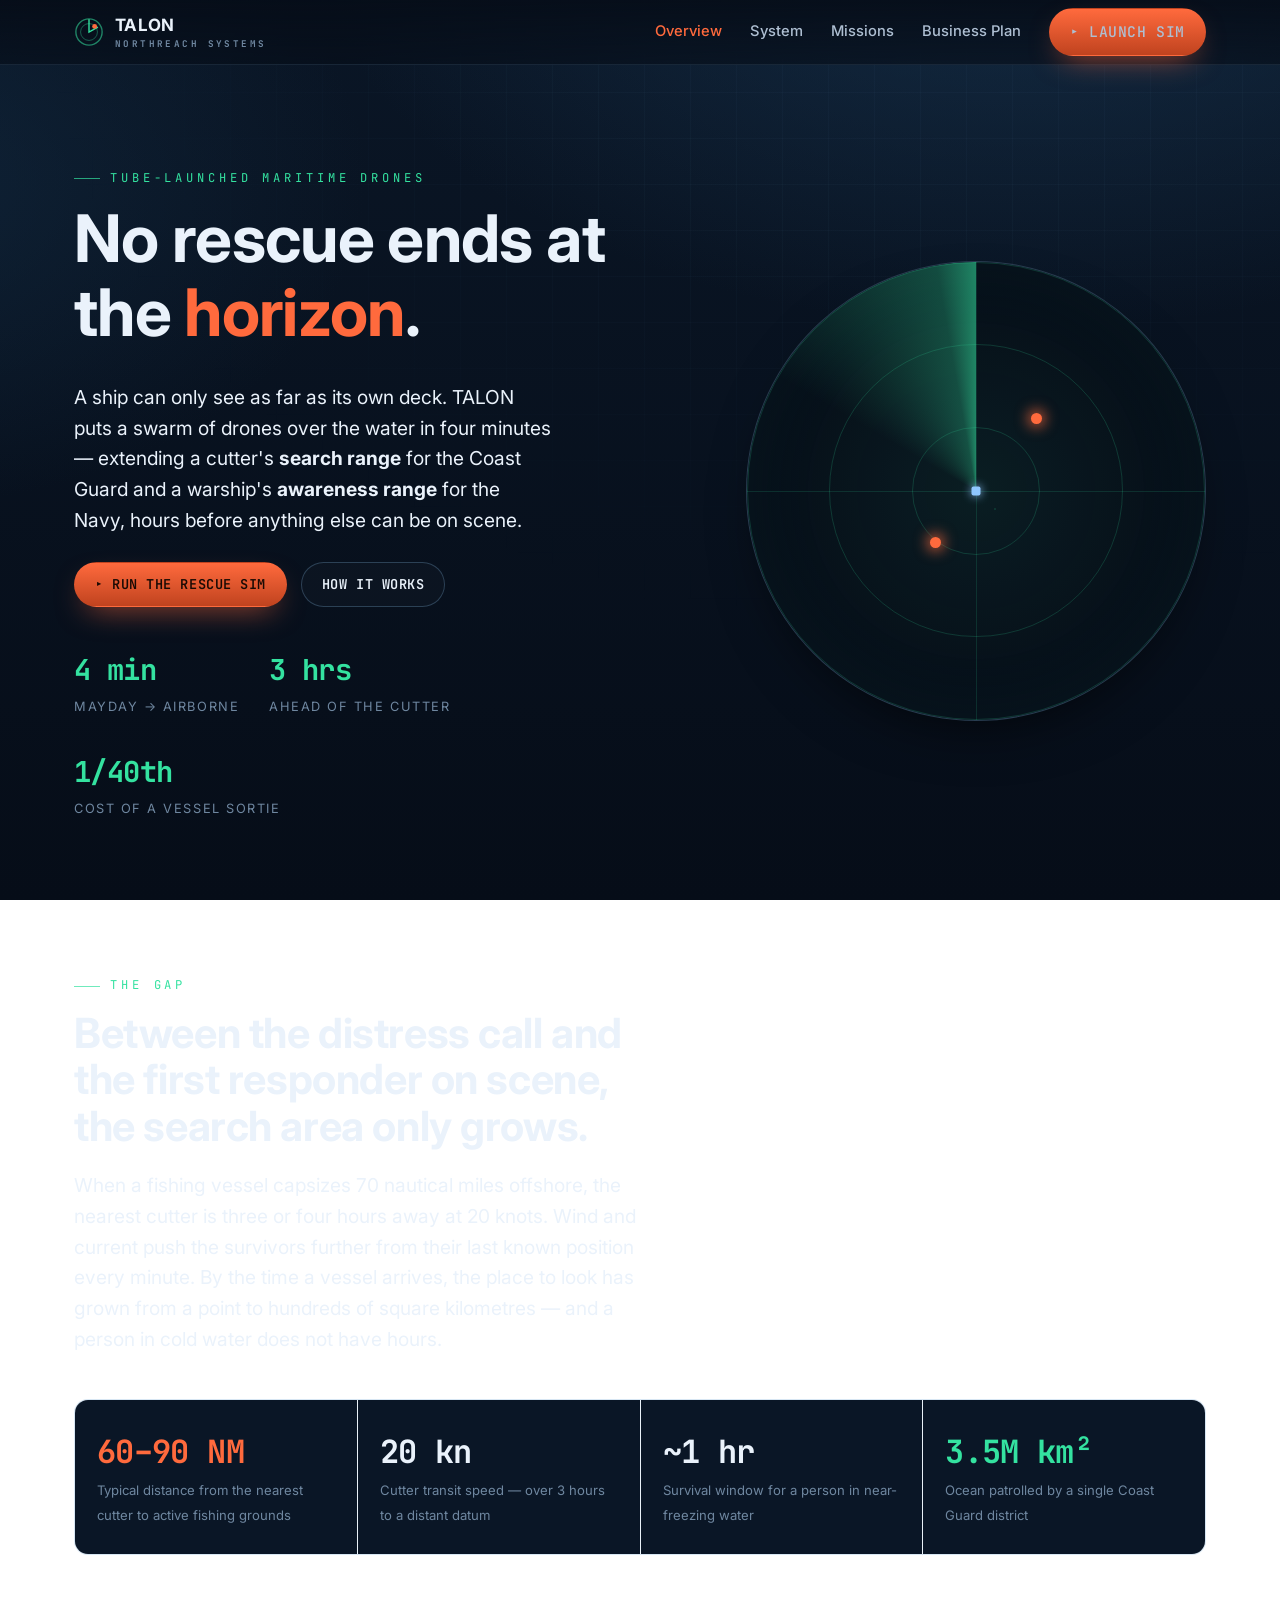
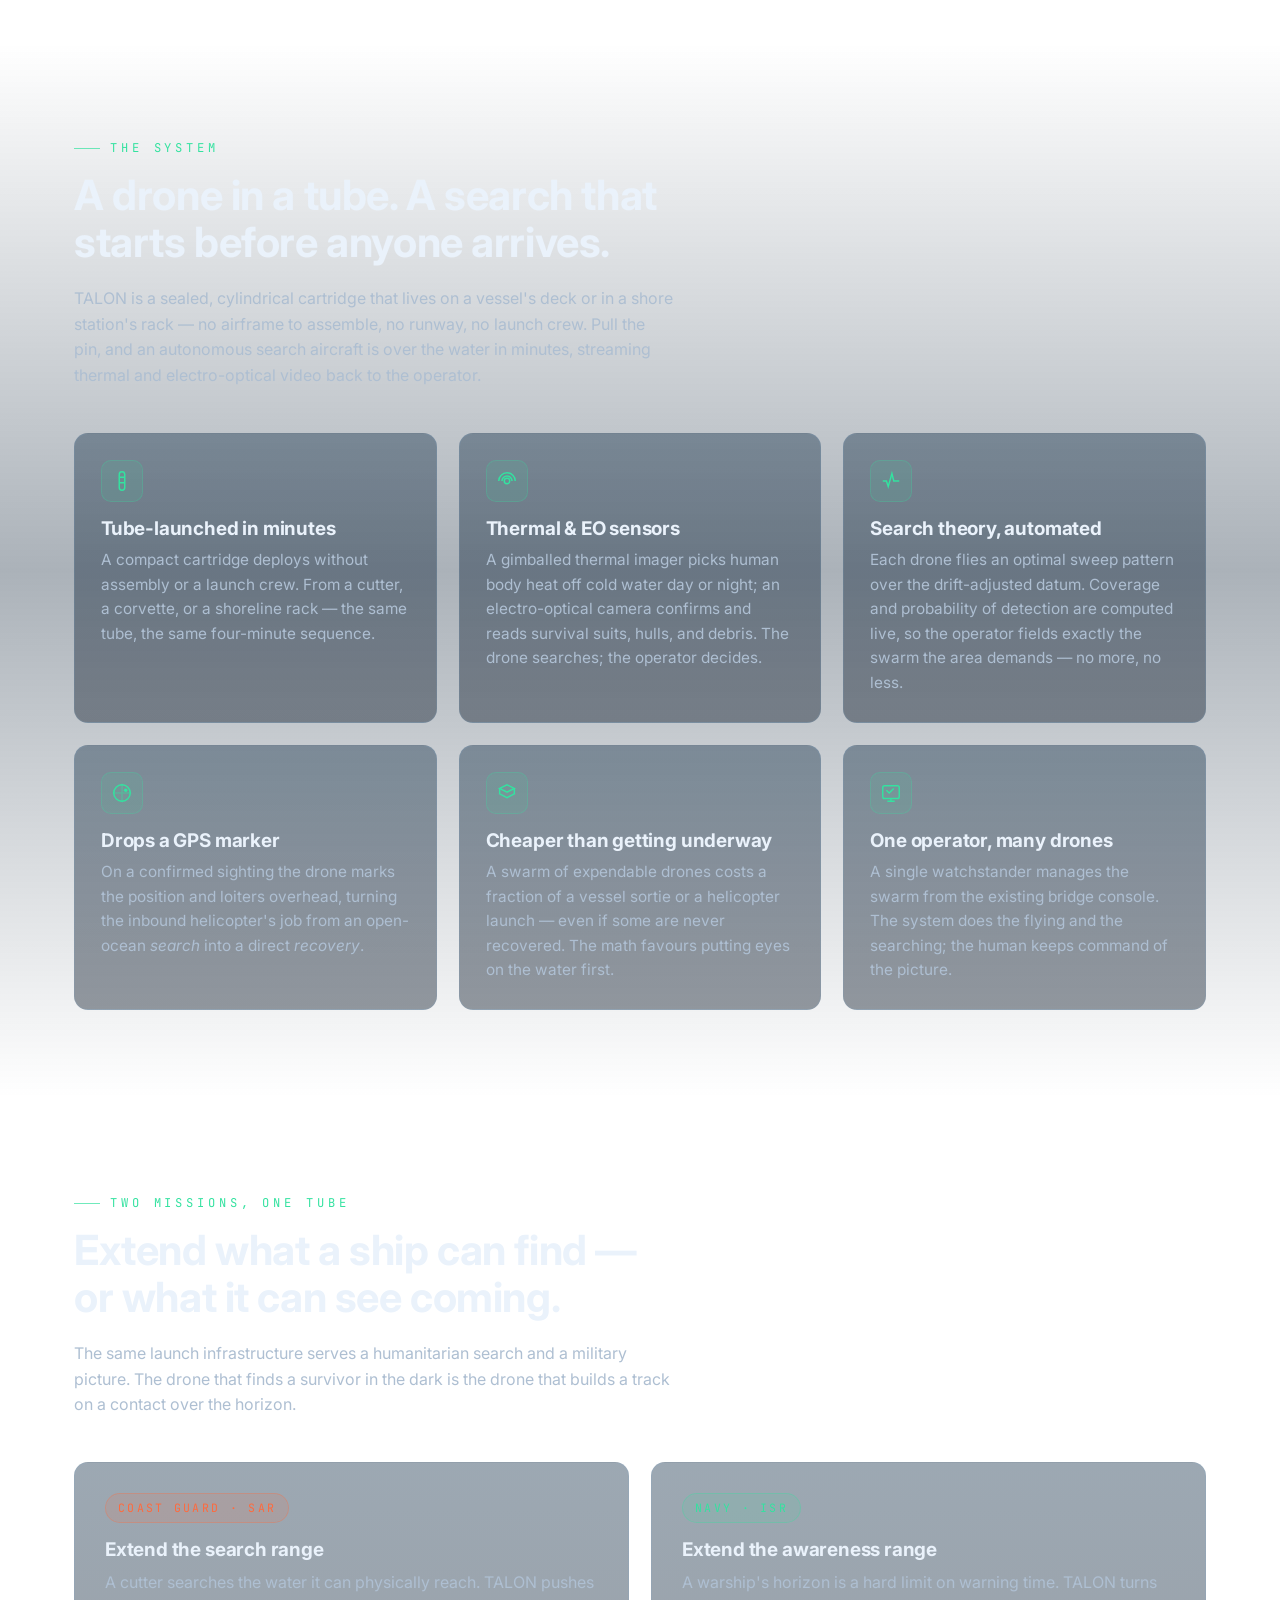
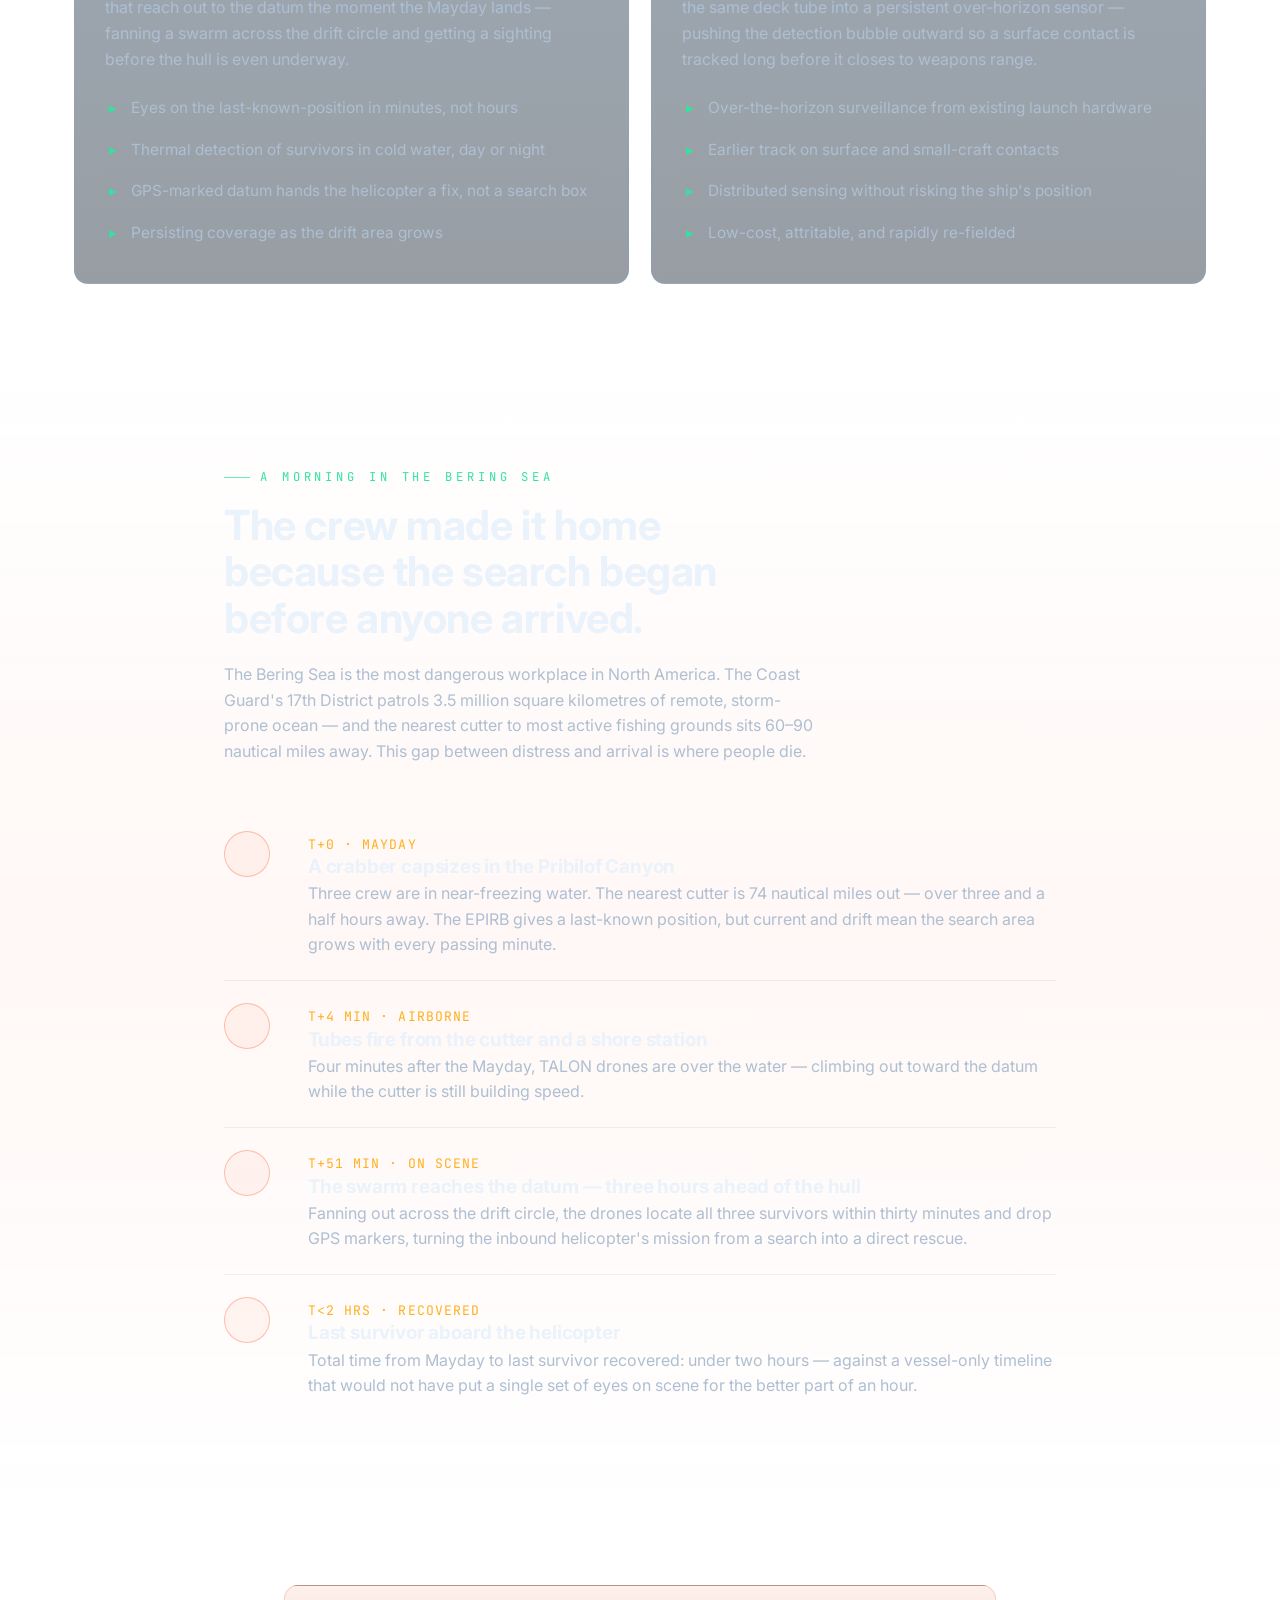
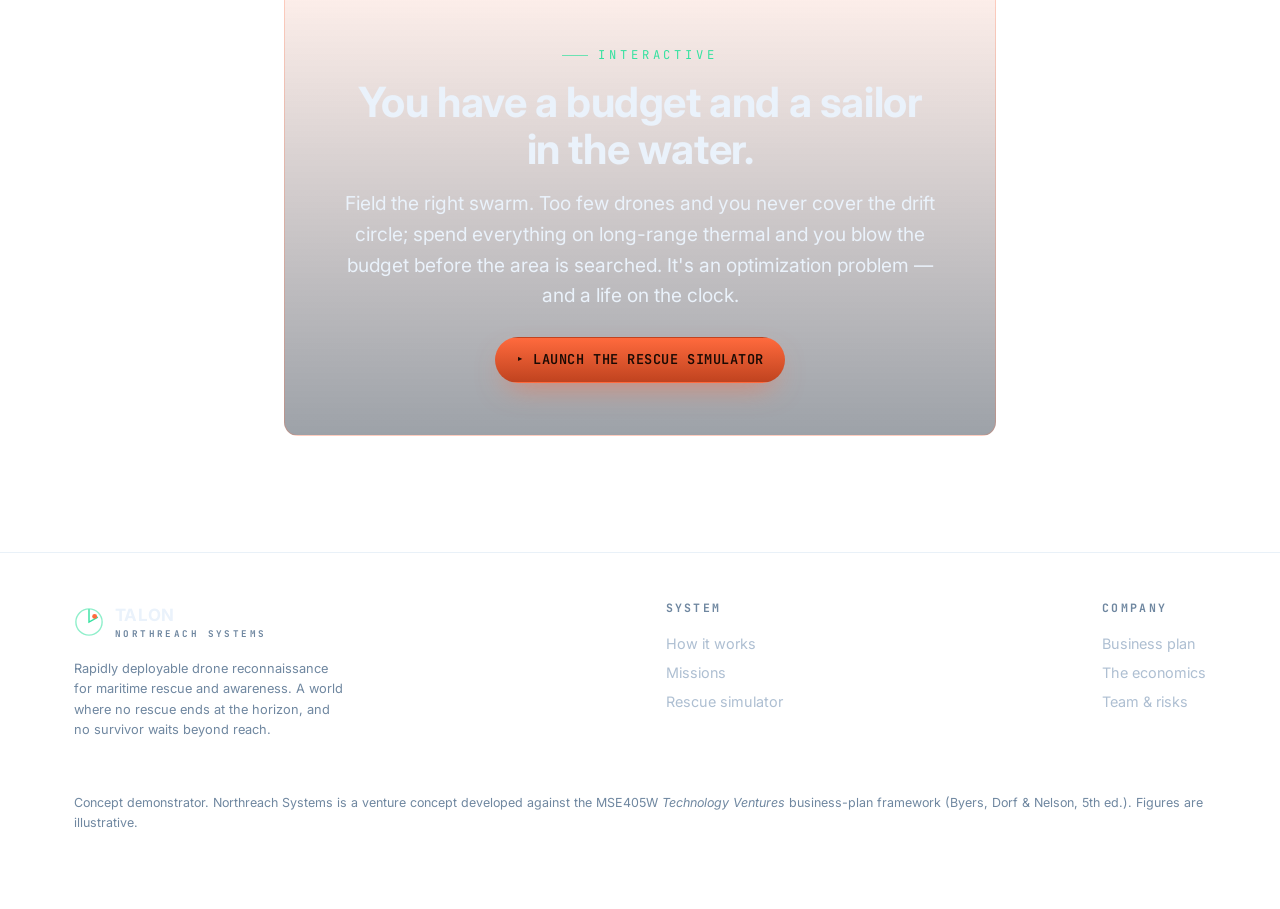
<file: index.html>
<!doctype html>
<html lang="en">
<head>
<meta charset="utf-8" />
<meta name="viewport" content="width=device-width, initial-scale=1" />
<title>TALON — Tube-Launched Maritime Rescue Drones | Northreach Systems</title>
<meta name="description" content="TALON tube-launched drones extend a vessel's search range for the Coast Guard and a warship's awareness range for the Navy. Four minutes from Mayday to airborne." />
<link rel="preconnect" href="https://fonts.googleapis.com">
<link rel="preconnect" href="https://fonts.gstatic.com" crossorigin>
<link href="https://fonts.googleapis.com/css2?family=Inter:wght@400;500;600;700&family=JetBrains+Mono:wght@400;600&display=swap" rel="stylesheet">
<link rel="stylesheet" href="assets/css/style.css" />
<link rel="icon" href="data:image/svg+xml,<svg xmlns='http://www.w3.org/2000/svg' viewBox='0 0 32 32'><circle cx='16' cy='16' r='14' fill='none' stroke='%2334e2a0' stroke-width='2'/><circle cx='16' cy='16' r='3' fill='%23ff6a3d'/></svg>">
</head>
<body>

<!-- ============ NAV ============ -->
<nav class="nav">
  <div class="wrap">
    <a class="brand" href="index.html">
      <svg class="mark" viewBox="0 0 32 32" fill="none" aria-hidden="true">
        <circle cx="16" cy="16" r="14" stroke="#34e2a0" stroke-width="1.5" opacity="0.55"/>
        <circle cx="16" cy="16" r="9" stroke="#34e2a0" stroke-width="1" opacity="0.4"/>
        <path d="M16 3 L16 16 L25 11" stroke="#34e2a0" stroke-width="1.5" stroke-linecap="round"/>
        <circle cx="22" cy="10" r="2.6" fill="#ff6a3d"/>
      </svg>
      <span class="wordmark">TALON<small>Northreach Systems</small></span>
    </a>
    <div class="navlinks">
      <a href="index.html" class="active">Overview</a>
      <a href="index.html#how">System</a>
      <a href="index.html#use">Missions</a>
      <a href="business-plan.html">Business Plan</a>
      <a href="game.html" class="btn btn-primary">▸ Launch Sim</a>
    </div>
  </div>
</nav>

<!-- ============ HERO ============ -->
<header class="hero">
  <div class="wrap">
    <div>
      <p class="kicker">Tube-launched maritime drones</p>
      <h1>No rescue ends at the <span class="hl">horizon</span>.</h1>
      <p class="lead">A ship can only see as far as its own deck. TALON puts a swarm of drones over the water in four minutes — extending a cutter's <strong>search range</strong> for the Coast Guard and a warship's <strong>awareness range</strong> for the Navy, hours before anything else can be on scene.</p>
      <div class="hero-cta">
        <a href="game.html" class="btn btn-primary">▸ Run the rescue sim</a>
        <a href="#how" class="btn btn-ghost">How it works</a>
      </div>
      <div class="hero-stats">
        <div class="stat"><strong>4 min</strong><span>Mayday → airborne</span></div>
        <div class="stat"><strong>3 hrs</strong><span>Ahead of the cutter</span></div>
        <div class="stat"><strong>1/40th</strong><span>Cost of a vessel sortie</span></div>
      </div>
    </div>
    <div>
      <div class="scope" aria-hidden="true">
        <div class="ring"></div><div class="ring r2"></div><div class="ring r3"></div><div class="ring r4"></div>
        <div class="cross-h"></div><div class="cross-v"></div>
        <div class="sweep"></div>
        <div class="ship"></div>
        <div class="blip b1"></div>
        <div class="blip b2"></div>
      </div>
    </div>
  </div>
</header>

<!-- ============ PROBLEM ============ -->
<section id="problem">
  <div class="wrap">
    <div class="section-head">
      <p class="kicker">The gap</p>
      <h2>Between the distress call and the first responder on scene, the search area only grows.</h2>
      <p class="lead">When a fishing vessel capsizes 70 nautical miles offshore, the nearest cutter is three or four hours away at 20 knots. Wind and current push the survivors further from their last known position every minute. By the time a vessel arrives, the place to look has grown from a point to hundreds of square kilometres — and a person in cold water does not have hours.</p>
    </div>

    <div class="strip">
      <div class="cell"><strong class="acc">60–90 NM</strong><span>Typical distance from the nearest cutter to active fishing grounds</span></div>
      <div class="cell"><strong>20 kn</strong><span>Cutter transit speed — over 3 hours to a distant datum</span></div>
      <div class="cell"><strong>~1 hr</strong><span>Survival window for a person in near-freezing water</span></div>
      <div class="cell"><strong class="son">3.5M km²</strong><span>Ocean patrolled by a single Coast Guard district</span></div>
    </div>
  </div>
</section>

<!-- ============ HOW IT WORKS ============ -->
<section id="how" style="background: linear-gradient(180deg, transparent, rgba(14,34,54,0.35), transparent);">
  <div class="wrap">
    <div class="section-head">
      <p class="kicker">The system</p>
      <h2>A drone in a tube. A search that starts before anyone arrives.</h2>
      <p>TALON is a sealed, cylindrical cartridge that lives on a vessel's deck or in a shore station's rack — no airframe to assemble, no runway, no launch crew. Pull the pin, and an autonomous search aircraft is over the water in minutes, streaming thermal and electro-optical video back to the operator.</p>
    </div>

    <div class="grid cols-3">
      <div class="panel feature">
        <div class="ic">
          <svg width="22" height="22" viewBox="0 0 24 24" fill="none" stroke="currentColor" stroke-width="1.6"><rect x="9" y="2" width="6" height="20" rx="3"/><path d="M12 2v-0"/><path d="M9 8h6M9 14h6"/></svg>
        </div>
        <h3>Tube-launched in minutes</h3>
        <p>A compact cartridge deploys without assembly or a launch crew. From a cutter, a corvette, or a shoreline rack — the same tube, the same four-minute sequence.</p>
      </div>
      <div class="panel feature">
        <div class="ic">
          <svg width="22" height="22" viewBox="0 0 24 24" fill="none" stroke="currentColor" stroke-width="1.6"><circle cx="12" cy="12" r="3"/><path d="M3 12a9 9 0 0 1 18 0M6.5 12a5.5 5.5 0 0 1 11 0"/></svg>
        </div>
        <h3>Thermal &amp; EO sensors</h3>
        <p>A gimballed thermal imager picks human body heat off cold water day or night; an electro-optical camera confirms and reads survival suits, hulls, and debris. The drone searches; the operator decides.</p>
      </div>
      <div class="panel feature">
        <div class="ic">
          <svg width="22" height="22" viewBox="0 0 24 24" fill="none" stroke="currentColor" stroke-width="1.6"><path d="M3 12h4l2 6 4-14 2 8h6"/></svg>
        </div>
        <h3>Search theory, automated</h3>
        <p>Each drone flies an optimal sweep pattern over the drift-adjusted datum. Coverage and probability of detection are computed live, so the operator fields exactly the swarm the area demands — no more, no less.</p>
      </div>
      <div class="panel feature">
        <div class="ic">
          <svg width="22" height="22" viewBox="0 0 24 24" fill="none" stroke="currentColor" stroke-width="1.6"><path d="M12 2v20M2 12h20" opacity=".4"/><circle cx="12" cy="12" r="9"/><circle cx="16" cy="9" r="2" fill="currentColor" stroke="none"/></svg>
        </div>
        <h3>Drops a GPS marker</h3>
        <p>On a confirmed sighting the drone marks the position and loiters overhead, turning the inbound helicopter's job from an open-ocean <em>search</em> into a direct <em>recovery</em>.</p>
      </div>
      <div class="panel feature">
        <div class="ic">
          <svg width="22" height="22" viewBox="0 0 24 24" fill="none" stroke="currentColor" stroke-width="1.6"><path d="M4 7l8-4 8 4-8 4-8-4z"/><path d="M4 7v6l8 4 8-4V7"/></svg>
        </div>
        <h3>Cheaper than getting underway</h3>
        <p>A swarm of expendable drones costs a fraction of a vessel sortie or a helicopter launch — even if some are never recovered. The math favours putting eyes on the water first.</p>
      </div>
      <div class="panel feature">
        <div class="ic">
          <svg width="22" height="22" viewBox="0 0 24 24" fill="none" stroke="currentColor" stroke-width="1.6"><rect x="3" y="4" width="18" height="14" rx="2"/><path d="M8 21h8M12 18v3M7 9l3 3 5-5"/></svg>
        </div>
        <h3>One operator, many drones</h3>
        <p>A single watchstander manages the swarm from the existing bridge console. The system does the flying and the searching; the human keeps command of the picture.</p>
      </div>
    </div>
  </div>
</section>

<!-- ============ USE CASES ============ -->
<section id="use">
  <div class="wrap">
    <div class="section-head">
      <p class="kicker">Two missions, one tube</p>
      <h2>Extend what a ship can find — or what it can see coming.</h2>
      <p>The same launch infrastructure serves a humanitarian search and a military picture. The drone that finds a survivor in the dark is the drone that builds a track on a contact over the horizon.</p>
    </div>

    <div class="usecase">
      <div class="panel">
        <span class="tag sar">Coast Guard · SAR</span>
        <h3>Extend the search range</h3>
        <p>A cutter searches the water it can physically reach. TALON pushes that reach out to the datum the moment the Mayday lands — fanning a swarm across the drift circle and getting a sighting before the hull is even underway.</p>
        <ul>
          <li>Eyes on the last-known-position in minutes, not hours</li>
          <li>Thermal detection of survivors in cold water, day or night</li>
          <li>GPS-marked datum hands the helicopter a fix, not a search box</li>
          <li>Persisting coverage as the drift area grows</li>
        </ul>
      </div>
      <div class="panel">
        <span class="tag isr">Navy · ISR</span>
        <h3>Extend the awareness range</h3>
        <p>A warship's horizon is a hard limit on warning time. TALON turns the same deck tube into a persistent over-horizon sensor — pushing the detection bubble outward so a surface contact is tracked long before it closes to weapons range.</p>
        <ul>
          <li>Over-the-horizon surveillance from existing launch hardware</li>
          <li>Earlier track on surface and small-craft contacts</li>
          <li>Distributed sensing without risking the ship's position</li>
          <li>Low-cost, attritable, and rapidly re-fielded</li>
        </ul>
      </div>
    </div>
  </div>
</section>

<!-- ============ STORY ============ -->
<section id="story" style="background: linear-gradient(180deg, transparent, rgba(255,106,61,0.05), transparent);">
  <div class="wrap" style="max-width: 880px;">
    <div class="section-head">
      <p class="kicker">A morning in the Bering Sea</p>
      <h2>The crew made it home because the search began before anyone arrived.</h2>
      <p>The Bering Sea is the most dangerous workplace in North America. The Coast Guard's 17th District patrols 3.5 million square kilometres of remote, storm-prone ocean — and the nearest cutter to most active fishing grounds sits 60–90 nautical miles away. This gap between distress and arrival is where people die.</p>
    </div>

    <div class="story">
      <div class="step">
        <div class="n"></div>
        <div>
          <span class="clock">T+0 · MAYDAY</span>
          <h3>A crabber capsizes in the Pribilof Canyon</h3>
          <p>Three crew are in near-freezing water. The nearest cutter is 74 nautical miles out — over three and a half hours away. The EPIRB gives a last-known position, but current and drift mean the search area grows with every passing minute.</p>
        </div>
      </div>
      <div class="step">
        <div class="n"></div>
        <div>
          <span class="clock">T+4 MIN · AIRBORNE</span>
          <h3>Tubes fire from the cutter and a shore station</h3>
          <p>Four minutes after the Mayday, TALON drones are over the water — climbing out toward the datum while the cutter is still building speed.</p>
        </div>
      </div>
      <div class="step">
        <div class="n"></div>
        <div>
          <span class="clock">T+51 MIN · ON SCENE</span>
          <h3>The swarm reaches the datum — three hours ahead of the hull</h3>
          <p>Fanning out across the drift circle, the drones locate all three survivors within thirty minutes and drop GPS markers, turning the inbound helicopter's mission from a search into a direct rescue.</p>
        </div>
      </div>
      <div class="step">
        <div class="n"></div>
        <div>
          <span class="clock">T&lt;2 HRS · RECOVERED</span>
          <h3>Last survivor aboard the helicopter</h3>
          <p>Total time from Mayday to last survivor recovered: under two hours — against a vessel-only timeline that would not have put a single set of eyes on scene for the better part of an hour.</p>
        </div>
      </div>
    </div>
  </div>
</section>

<!-- ============ GAME CTA ============ -->
<section class="cta-band">
  <div class="wrap" style="max-width: 760px;">
    <div class="panel">
      <p class="kicker" style="justify-content:center;">Interactive</p>
      <h2 class="mb-0">You have a budget and a sailor in the water.</h2>
      <p class="lead" style="margin: 16px auto 26px; max-width: 52ch;">Field the right swarm. Too few drones and you never cover the drift circle; spend everything on long-range thermal and you blow the budget before the area is searched. It's an optimization problem — and a life on the clock.</p>
      <a href="game.html" class="btn btn-primary">▸ Launch the rescue simulator</a>
    </div>
  </div>
</section>

<!-- ============ FOOTER ============ -->
<footer>
  <div class="wrap">
    <div class="col" style="max-width: 320px;">
      <a class="brand" href="index.html" style="margin-bottom:14px;">
        <svg class="mark" viewBox="0 0 32 32" fill="none" aria-hidden="true">
          <circle cx="16" cy="16" r="14" stroke="#34e2a0" stroke-width="1.5" opacity="0.55"/>
          <path d="M16 3 L16 16 L25 11" stroke="#34e2a0" stroke-width="1.5" stroke-linecap="round"/>
          <circle cx="22" cy="10" r="2.6" fill="#ff6a3d"/>
        </svg>
        <span class="wordmark">TALON<small>Northreach Systems</small></span>
      </a>
      <p class="fineprint">Rapidly deployable drone reconnaissance for maritime rescue and awareness. A world where no rescue ends at the horizon, and no survivor waits beyond reach.</p>
    </div>
    <div class="col">
      <h4>System</h4>
      <a href="index.html#how">How it works</a>
      <a href="index.html#use">Missions</a>
      <a href="game.html">Rescue simulator</a>
    </div>
    <div class="col">
      <h4>Company</h4>
      <a href="business-plan.html">Business plan</a>
      <a href="business-plan.html#financials">The economics</a>
      <a href="business-plan.html#team">Team &amp; risks</a>
    </div>
  </div>
  <div class="wrap" style="margin-top:36px;">
    <p class="muted" style="font-size:.78rem;">Concept demonstrator. Northreach Systems is a venture concept developed against the MSE405W <em>Technology Ventures</em> business-plan framework (Byers, Dorf &amp; Nelson, 5th ed.). Figures are illustrative.</p>
  </div>
</footer>

</body>
</html>
</file>
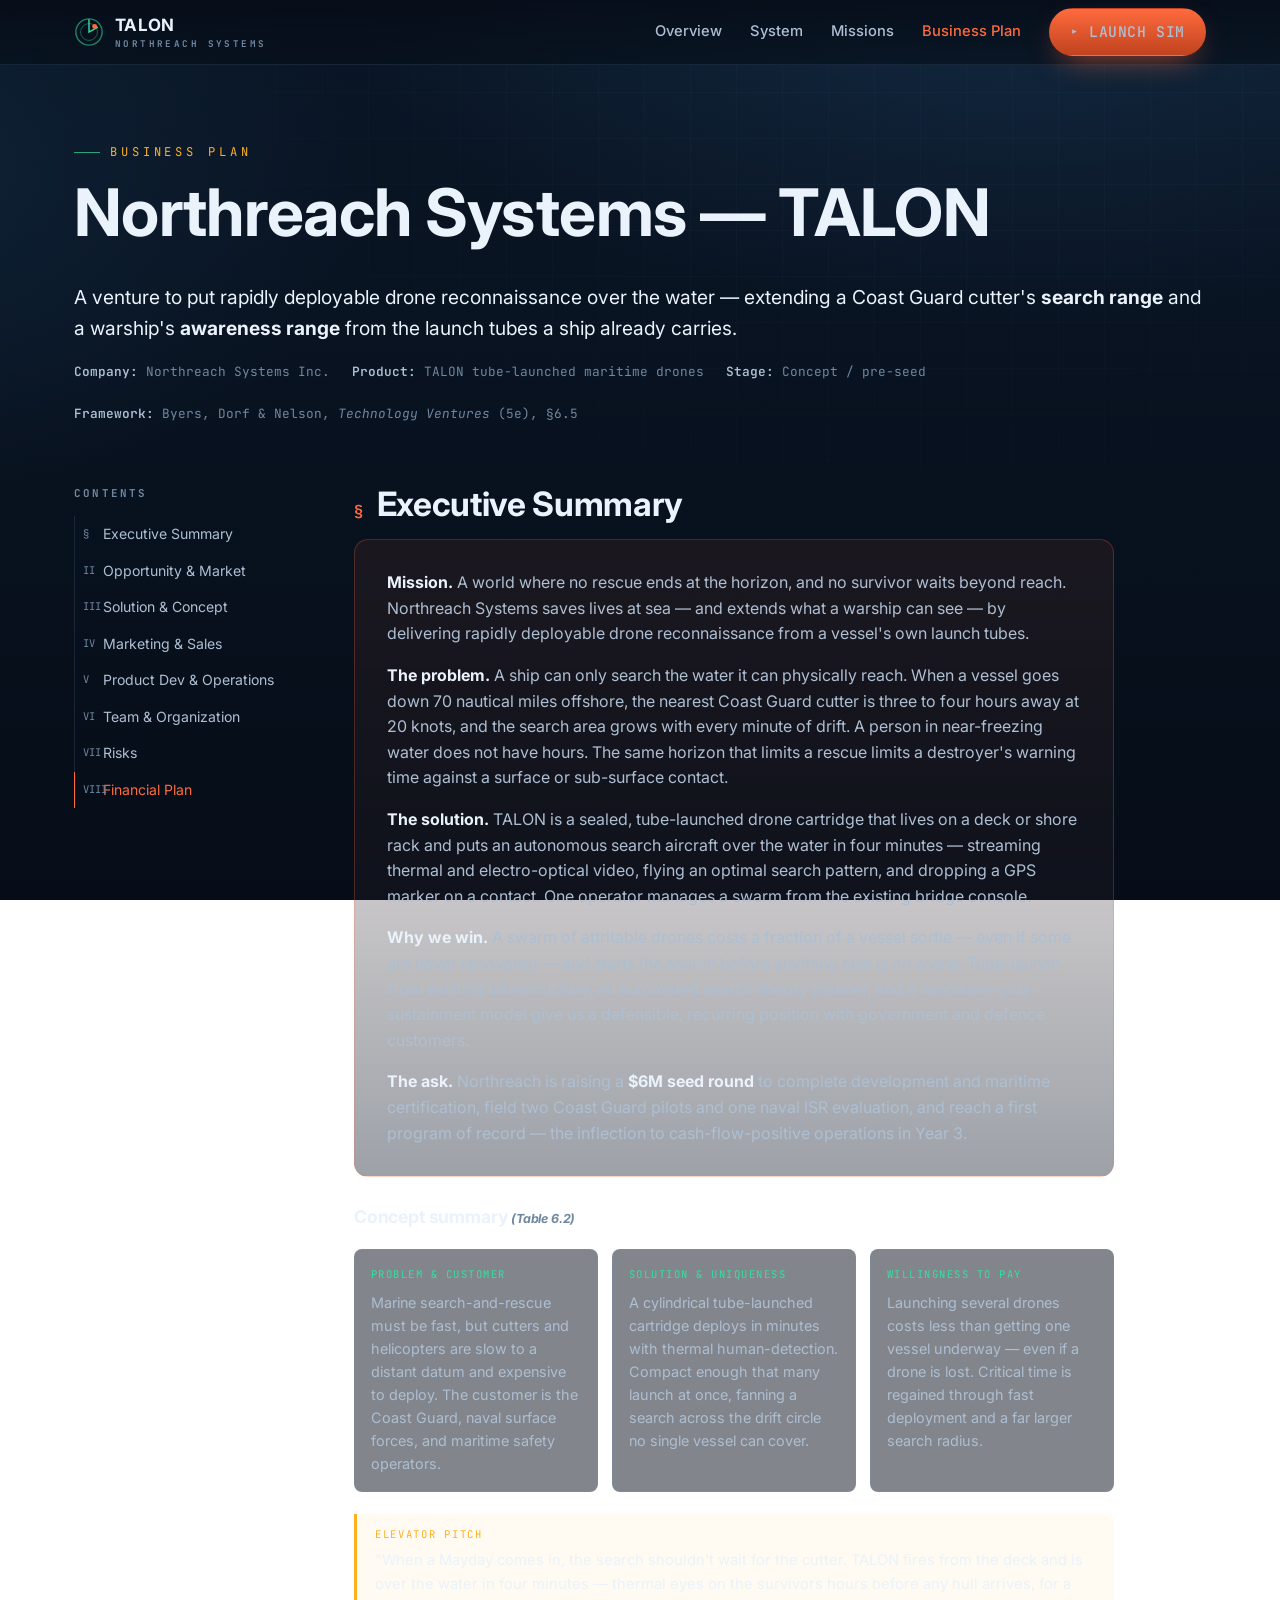
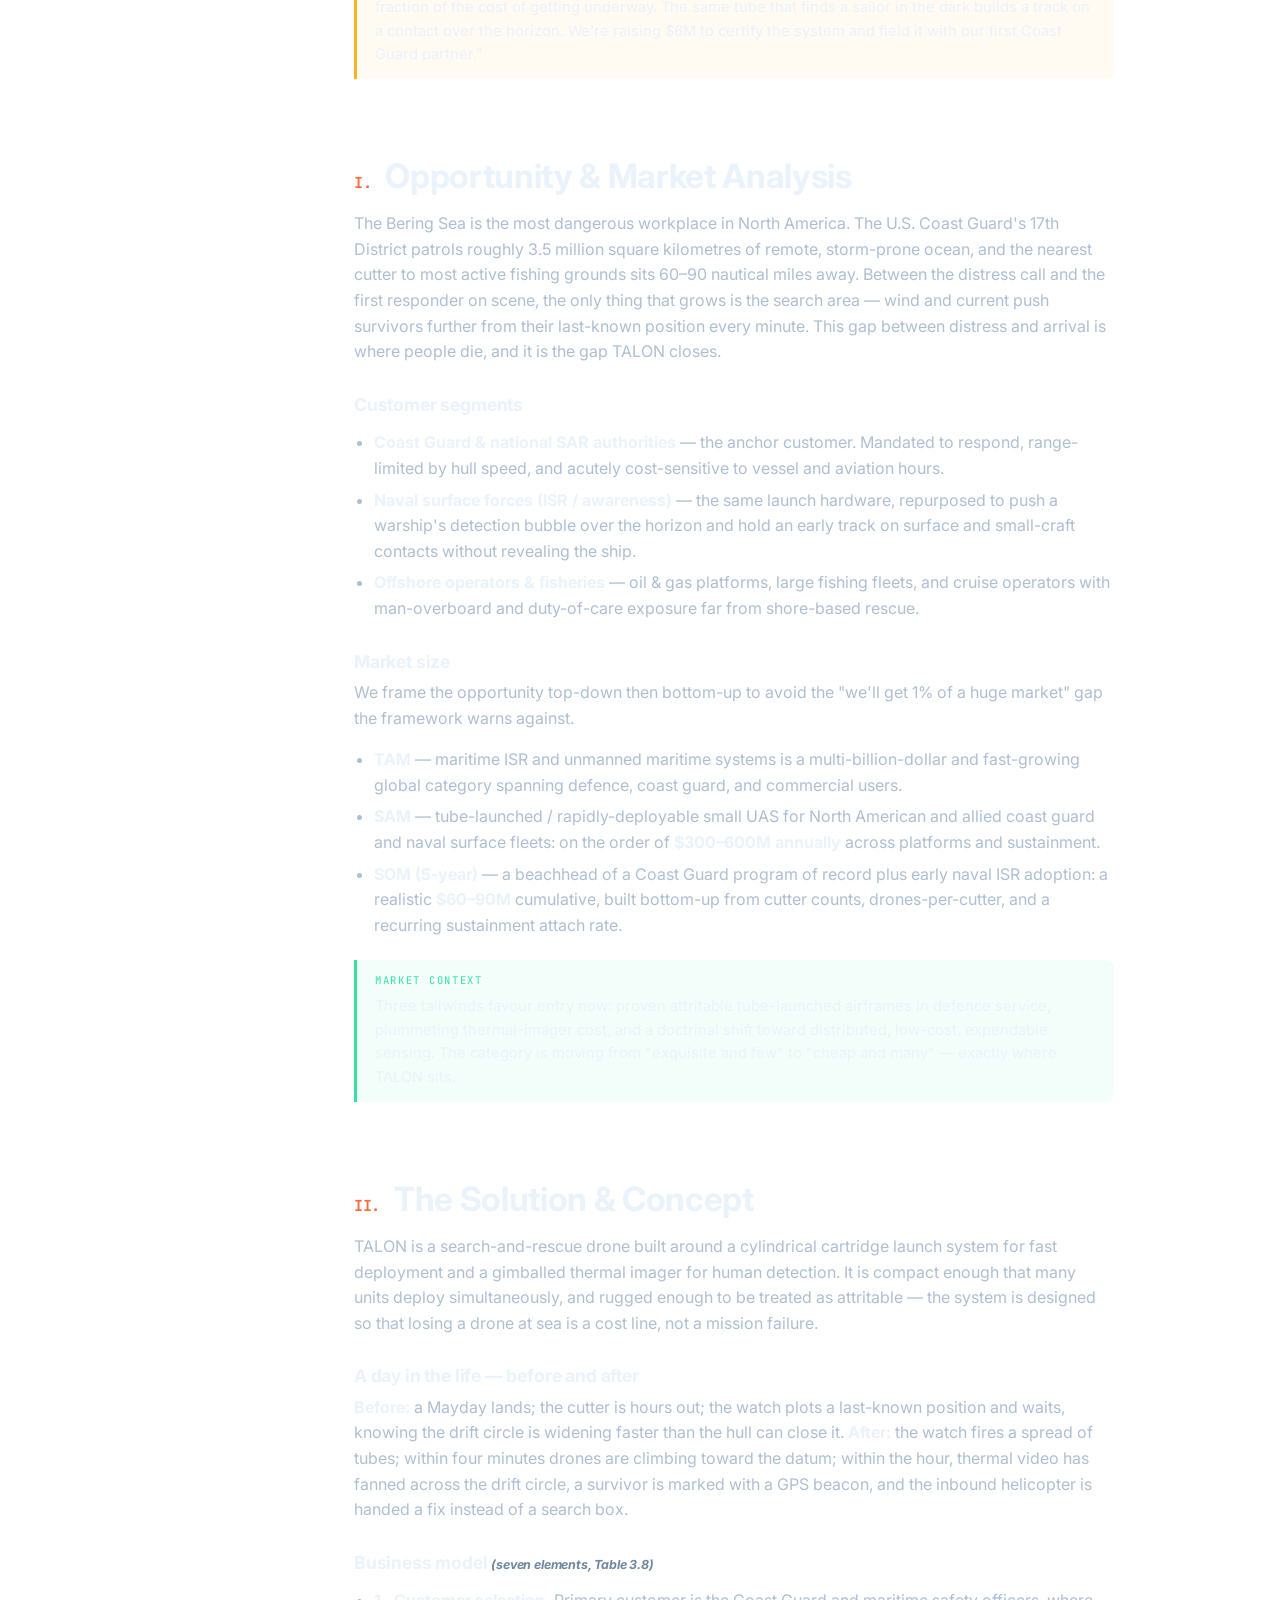
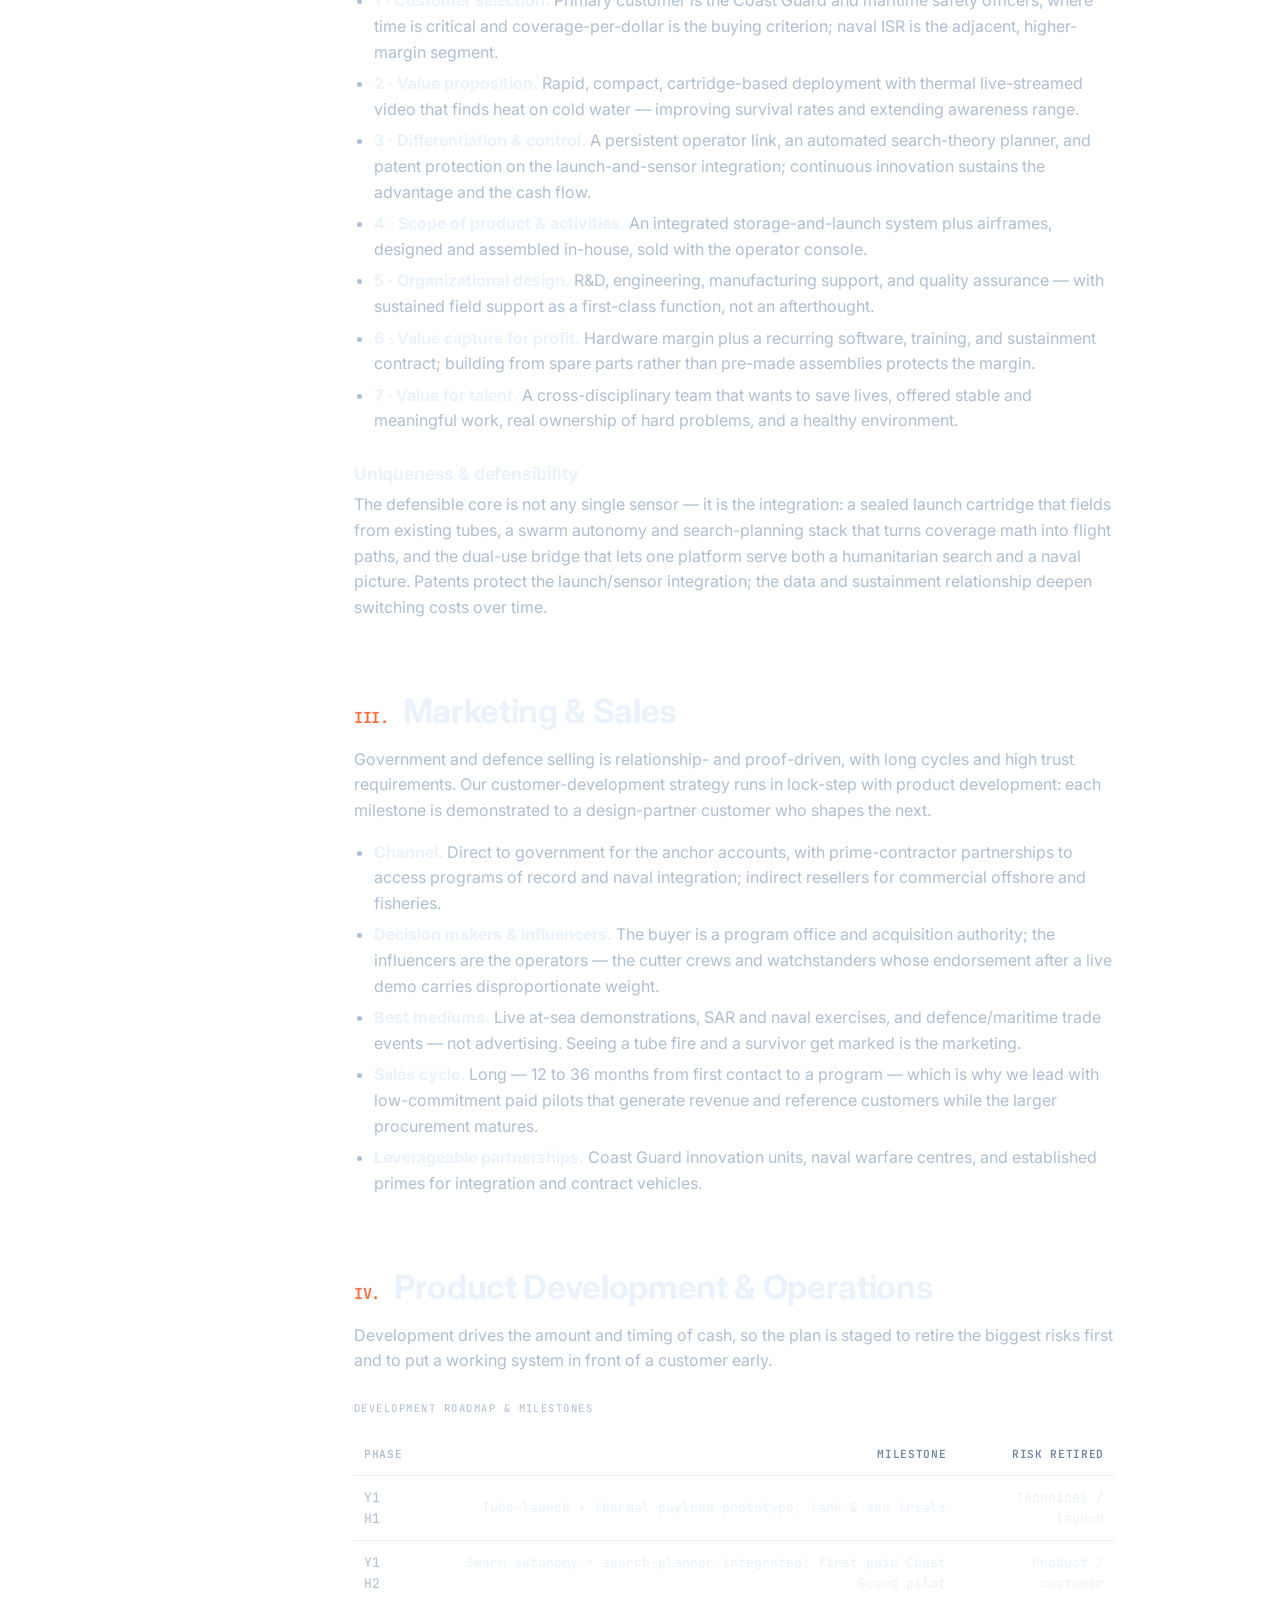
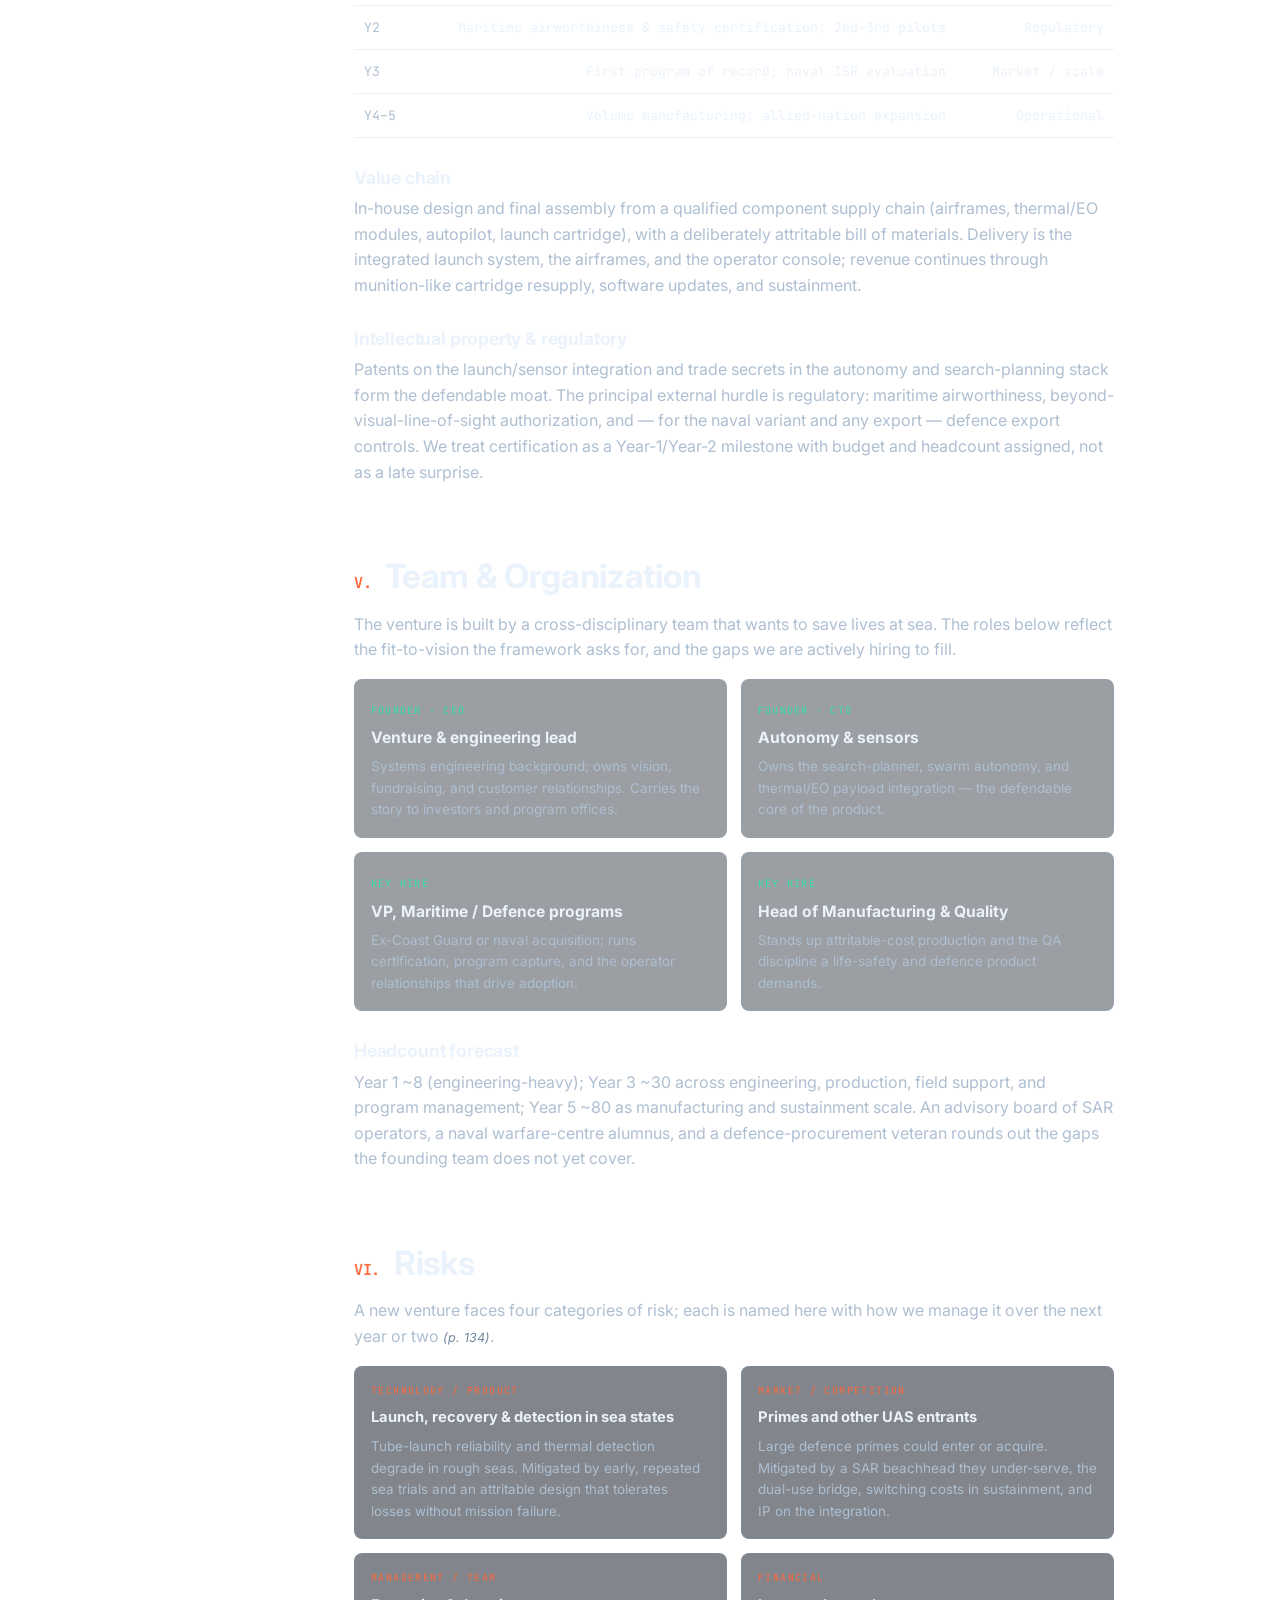
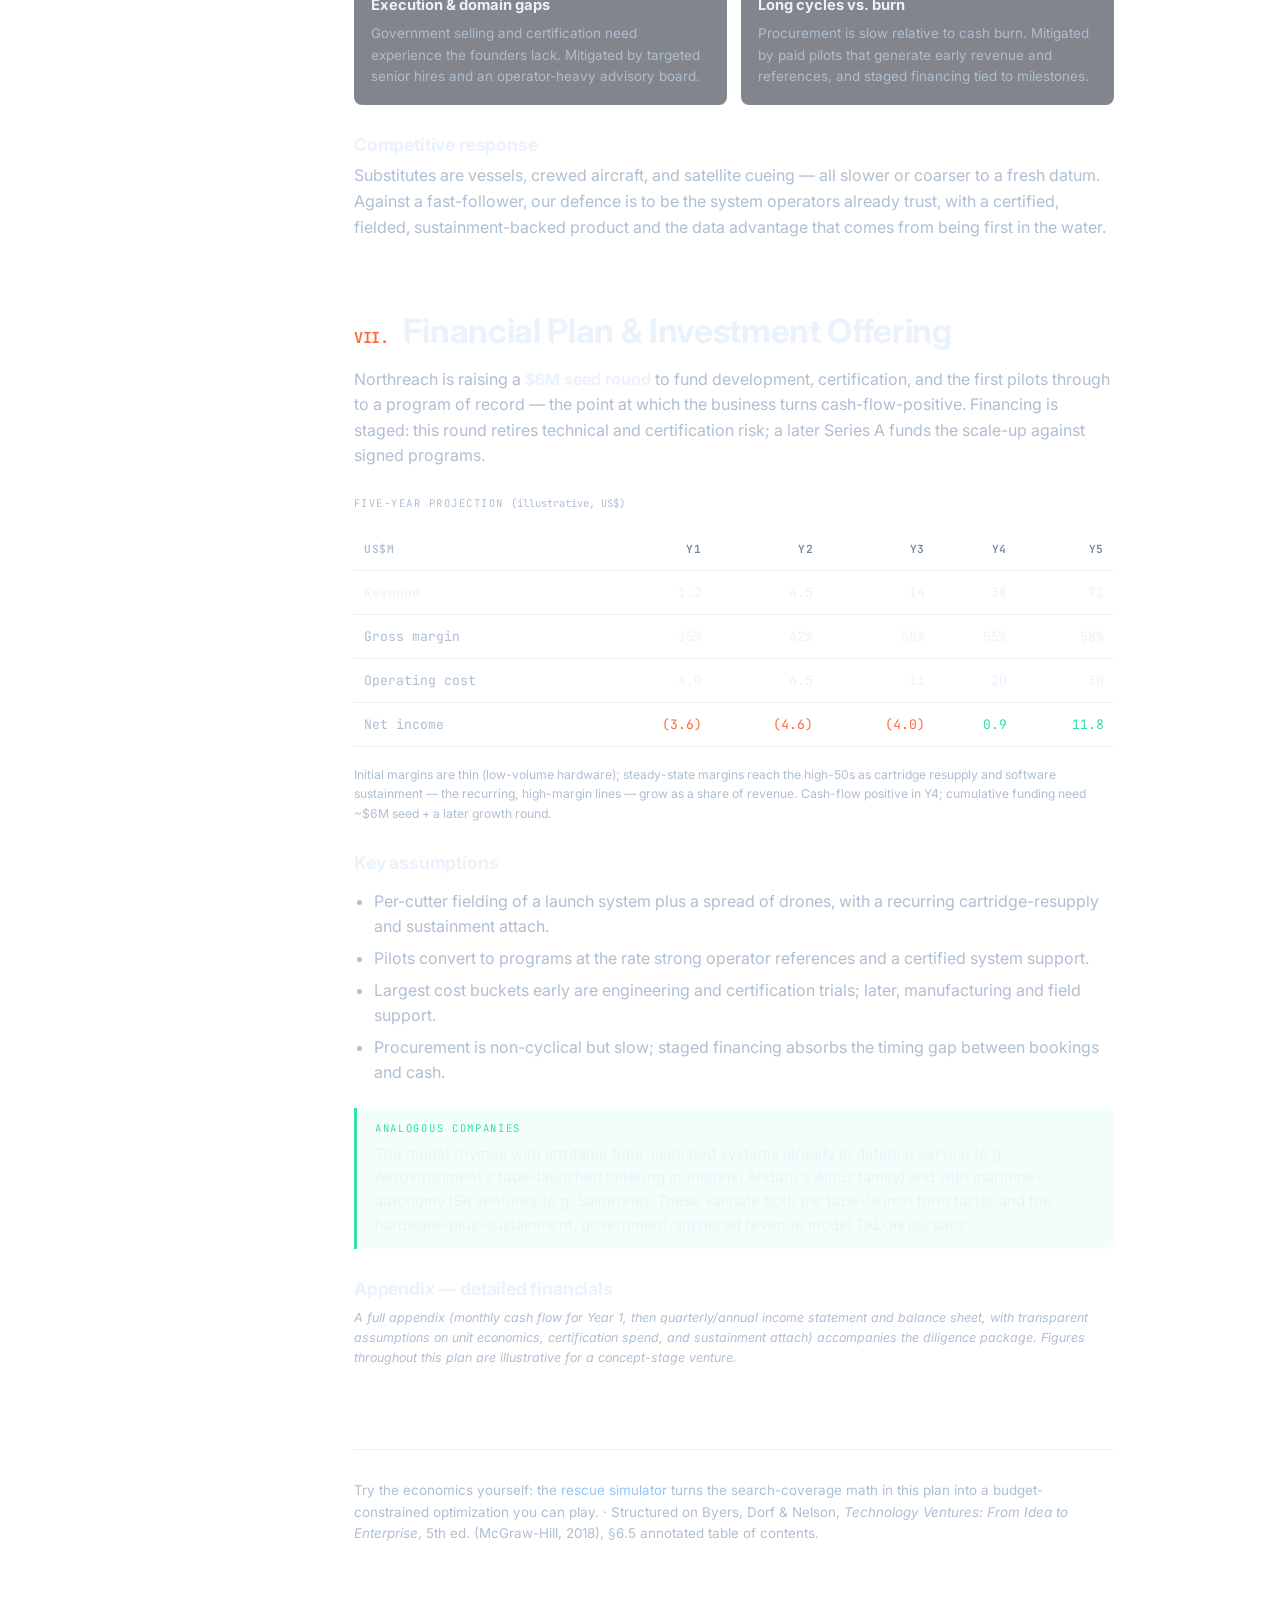
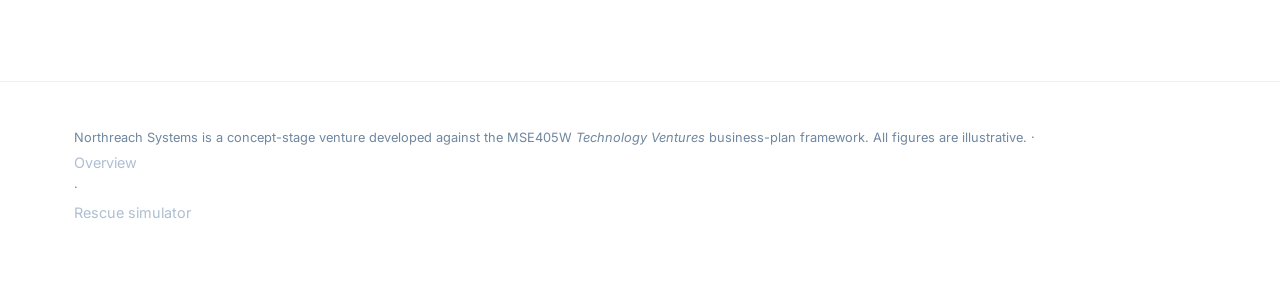
<file: business-plan.html>
<!doctype html>
<html lang="en">
<head>
<meta charset="utf-8" />
<meta name="viewport" content="width=device-width, initial-scale=1" />
<title>Business Plan — TALON | Northreach Systems</title>
<meta name="description" content="Northreach Systems business plan for TALON tube-launched maritime rescue and awareness drones, structured on the MSE405W Technology Ventures framework." />
<link rel="preconnect" href="https://fonts.googleapis.com">
<link rel="preconnect" href="https://fonts.gstatic.com" crossorigin>
<link href="https://fonts.googleapis.com/css2?family=Inter:wght@400;500;600;700&family=JetBrains+Mono:wght@400;600&display=swap" rel="stylesheet">
<link rel="stylesheet" href="assets/css/style.css" />
<link rel="stylesheet" href="assets/css/plan.css" />
<link rel="icon" href="data:image/svg+xml,<svg xmlns='http://www.w3.org/2000/svg' viewBox='0 0 32 32'><circle cx='16' cy='16' r='14' fill='none' stroke='%2334e2a0' stroke-width='2'/><circle cx='16' cy='16' r='3' fill='%23ff6a3d'/></svg>">
</head>
<body>

<nav class="nav">
  <div class="wrap">
    <a class="brand" href="index.html">
      <svg class="mark" viewBox="0 0 32 32" fill="none" aria-hidden="true">
        <circle cx="16" cy="16" r="14" stroke="#34e2a0" stroke-width="1.5" opacity="0.55"/>
        <circle cx="16" cy="16" r="9" stroke="#34e2a0" stroke-width="1" opacity="0.4"/>
        <path d="M16 3 L16 16 L25 11" stroke="#34e2a0" stroke-width="1.5" stroke-linecap="round"/>
        <circle cx="22" cy="10" r="2.6" fill="#ff6a3d"/>
      </svg>
      <span class="wordmark">TALON<small>Northreach Systems</small></span>
    </a>
    <div class="navlinks">
      <a href="index.html">Overview</a>
      <a href="index.html#how">System</a>
      <a href="index.html#use">Missions</a>
      <a href="business-plan.html" class="active">Business Plan</a>
      <a href="game.html" class="btn btn-primary">▸ Launch Sim</a>
    </div>
  </div>
</nav>

<header class="plan-hero">
  <div class="wrap">
    <p class="kicker">Business plan</p>
    <h1>Northreach Systems — TALON</h1>
    <p class="lead">A venture to put rapidly deployable drone reconnaissance over the water — extending a Coast Guard cutter's <strong>search range</strong> and a warship's <strong>awareness range</strong> from the launch tubes a ship already carries.</p>
    <div class="meta">
      <span><b>Company:</b> Northreach Systems Inc.</span>
      <span><b>Product:</b> TALON tube-launched maritime drones</span>
      <span><b>Stage:</b> Concept / pre-seed</span>
      <span><b>Framework:</b> Byers, Dorf &amp; Nelson, <em>Technology Ventures</em> (5e), §6.5</span>
    </div>
  </div>
</header>

<div class="wrap">
<div class="plan-layout">

  <!-- TOC -->
  <aside class="plan-toc">
    <h4>Contents</h4>
    <ol>
      <li class="exec"><a href="#exec">Executive Summary</a></li>
      <li><a href="#opportunity">Opportunity &amp; Market</a></li>
      <li><a href="#solution">Solution &amp; Concept</a></li>
      <li><a href="#marketing">Marketing &amp; Sales</a></li>
      <li><a href="#ops">Product Dev &amp; Operations</a></li>
      <li><a href="#team">Team &amp; Organization</a></li>
      <li><a href="#risks">Risks</a></li>
      <li><a href="#financials">Financial Plan</a></li>
    </ol>
  </aside>

  <!-- BODY -->
  <div class="plan-body">

    <!-- EXEC -->
    <section id="exec">
      <h2><span class="sn">§</span> Executive Summary</h2>
      <div class="exec-box">
        <p><strong>Mission.</strong> A world where no rescue ends at the horizon, and no survivor waits beyond reach. Northreach Systems saves lives at sea — and extends what a warship can see — by delivering rapidly deployable drone reconnaissance from a vessel's own launch tubes.</p>
        <p><strong>The problem.</strong> A ship can only search the water it can physically reach. When a vessel goes down 70 nautical miles offshore, the nearest Coast Guard cutter is three to four hours away at 20 knots, and the search area grows with every minute of drift. A person in near-freezing water does not have hours. The same horizon that limits a rescue limits a destroyer's warning time against a surface or sub-surface contact.</p>
        <p><strong>The solution.</strong> TALON is a sealed, tube-launched drone cartridge that lives on a deck or shore rack and puts an autonomous search aircraft over the water in four minutes — streaming thermal and electro-optical video, flying an optimal search pattern, and dropping a GPS marker on a contact. One operator manages a swarm from the existing bridge console.</p>
        <p><strong>Why we win.</strong> A swarm of attritable drones costs a fraction of a vessel sortie — even if some are never recovered — and starts the search before anything else is on scene. Tube-launch from existing infrastructure, an automated search-theory planner, and a hardware-plus-sustainment model give us a defensible, recurring position with government and defence customers.</p>
        <p><strong>The ask.</strong> Northreach is raising a <strong>$6M seed round</strong> to complete development and maritime certification, field two Coast Guard pilots and one naval ISR evaluation, and reach a first program of record — the inflection to cash-flow-positive operations in Year 3.</p>
      </div>

      <h3>Concept summary <span class="cite">(Table 6.2)</span></h3>
      <div class="concept">
        <div class="c"><div class="h">Problem &amp; customer</div><p>Marine search-and-rescue must be fast, but cutters and helicopters are slow to a distant datum and expensive to deploy. The customer is the Coast Guard, naval surface forces, and maritime safety operators.</p></div>
        <div class="c"><div class="h">Solution &amp; uniqueness</div><p>A cylindrical tube-launched cartridge deploys in minutes with thermal human-detection. Compact enough that many launch at once, fanning a search across the drift circle no single vessel can cover.</p></div>
        <div class="c"><div class="h">Willingness to pay</div><p>Launching several drones costs less than getting one vessel underway — even if a drone is lost. Critical time is regained through fast deployment and a far larger search radius.</p></div>
      </div>

      <div class="callout">
        <span class="lbl">Elevator pitch</span>
        <p>"When a Mayday comes in, the search shouldn't wait for the cutter. TALON fires from the deck and is over the water in four minutes — thermal eyes on the survivors hours before any hull arrives, for a fraction of the cost of getting underway. The same tube that finds a sailor in the dark builds a track on a contact over the horizon. We're raising $6M to certify the system and field it with our first Coast Guard partner."</p>
      </div>
    </section>

    <!-- I OPPORTUNITY -->
    <section id="opportunity">
      <h2><span class="sn">I.</span> Opportunity &amp; Market Analysis</h2>
      <p>The Bering Sea is the most dangerous workplace in North America. The U.S. Coast Guard's 17th District patrols roughly 3.5 million square kilometres of remote, storm-prone ocean, and the nearest cutter to most active fishing grounds sits 60–90 nautical miles away. Between the distress call and the first responder on scene, the only thing that grows is the search area — wind and current push survivors further from their last-known position every minute. This gap between distress and arrival is where people die, and it is the gap TALON closes.</p>

      <h3>Customer segments</h3>
      <ul>
        <li><strong>Coast Guard &amp; national SAR authorities</strong> — the anchor customer. Mandated to respond, range-limited by hull speed, and acutely cost-sensitive to vessel and aviation hours.</li>
        <li><strong>Naval surface forces (ISR / awareness)</strong> — the same launch hardware, repurposed to push a warship's detection bubble over the horizon and hold an early track on surface and small-craft contacts without revealing the ship.</li>
        <li><strong>Offshore operators &amp; fisheries</strong> — oil &amp; gas platforms, large fishing fleets, and cruise operators with man-overboard and duty-of-care exposure far from shore-based rescue.</li>
      </ul>

      <h3>Market size</h3>
      <p>We frame the opportunity top-down then bottom-up to avoid the "we'll get 1% of a huge market" gap the framework warns against.</p>
      <ul>
        <li><strong>TAM</strong> — maritime ISR and unmanned maritime systems is a multi-billion-dollar and fast-growing global category spanning defence, coast guard, and commercial users.</li>
        <li><strong>SAM</strong> — tube-launched / rapidly-deployable small UAS for North American and allied coast guard and naval surface fleets: on the order of <strong>$300–600M annually</strong> across platforms and sustainment.</li>
        <li><strong>SOM (5-year)</strong> — a beachhead of a Coast Guard program of record plus early naval ISR adoption: a realistic <strong>$60–90M</strong> cumulative, built bottom-up from cutter counts, drones-per-cutter, and a recurring sustainment attach rate.</li>
      </ul>
      <div class="callout son">
        <span class="lbl">Market context</span>
        <p>Three tailwinds favour entry now: proven attritable tube-launched airframes in defence service, plummeting thermal-imager cost, and a doctrinal shift toward distributed, low-cost, expendable sensing. The category is moving from "exquisite and few" to "cheap and many" — exactly where TALON sits.</p>
      </div>
    </section>

    <!-- II SOLUTION -->
    <section id="solution">
      <h2><span class="sn">II.</span> The Solution &amp; Concept</h2>
      <p>TALON is a search-and-rescue drone built around a cylindrical cartridge launch system for fast deployment and a gimballed thermal imager for human detection. It is compact enough that many units deploy simultaneously, and rugged enough to be treated as attritable — the system is designed so that losing a drone at sea is a cost line, not a mission failure.</p>

      <h3>A day in the life — before and after</h3>
      <p><strong>Before:</strong> a Mayday lands; the cutter is hours out; the watch plots a last-known position and waits, knowing the drift circle is widening faster than the hull can close it. <strong>After:</strong> the watch fires a spread of tubes; within four minutes drones are climbing toward the datum; within the hour, thermal video has fanned across the drift circle, a survivor is marked with a GPS beacon, and the inbound helicopter is handed a fix instead of a search box.</p>

      <h3>Business model <span class="cite">(seven elements, Table 3.8)</span></h3>
      <ul>
        <li><strong>1 · Customer selection.</strong> Primary customer is the Coast Guard and maritime safety officers, where time is critical and coverage-per-dollar is the buying criterion; naval ISR is the adjacent, higher-margin segment.</li>
        <li><strong>2 · Value proposition.</strong> Rapid, compact, cartridge-based deployment with thermal live-streamed video that finds heat on cold water — improving survival rates and extending awareness range.</li>
        <li><strong>3 · Differentiation &amp; control.</strong> A persistent operator link, an automated search-theory planner, and patent protection on the launch-and-sensor integration; continuous innovation sustains the advantage and the cash flow.</li>
        <li><strong>4 · Scope of product &amp; activities.</strong> An integrated storage-and-launch system plus airframes, designed and assembled in-house, sold with the operator console.</li>
        <li><strong>5 · Organizational design.</strong> R&amp;D, engineering, manufacturing support, and quality assurance — with sustained field support as a first-class function, not an afterthought.</li>
        <li><strong>6 · Value capture for profit.</strong> Hardware margin plus a recurring software, training, and sustainment contract; building from spare parts rather than pre-made assemblies protects the margin.</li>
        <li><strong>7 · Value for talent.</strong> A cross-disciplinary team that wants to save lives, offered stable and meaningful work, real ownership of hard problems, and a healthy environment.</li>
      </ul>

      <h3>Uniqueness &amp; defensibility</h3>
      <p>The defensible core is not any single sensor — it is the integration: a sealed launch cartridge that fields from existing tubes, a swarm autonomy and search-planning stack that turns coverage math into flight paths, and the dual-use bridge that lets one platform serve both a humanitarian search and a naval picture. Patents protect the launch/sensor integration; the data and sustainment relationship deepen switching costs over time.</p>
    </section>

    <!-- III MARKETING -->
    <section id="marketing">
      <h2><span class="sn">III.</span> Marketing &amp; Sales</h2>
      <p>Government and defence selling is relationship- and proof-driven, with long cycles and high trust requirements. Our customer-development strategy runs in lock-step with product development: each milestone is demonstrated to a design-partner customer who shapes the next.</p>
      <ul>
        <li><strong>Channel.</strong> Direct to government for the anchor accounts, with prime-contractor partnerships to access programs of record and naval integration; indirect resellers for commercial offshore and fisheries.</li>
        <li><strong>Decision makers &amp; influencers.</strong> The buyer is a program office and acquisition authority; the influencers are the operators — the cutter crews and watchstanders whose endorsement after a live demo carries disproportionate weight.</li>
        <li><strong>Best mediums.</strong> Live at-sea demonstrations, SAR and naval exercises, and defence/maritime trade events — not advertising. Seeing a tube fire and a survivor get marked is the marketing.</li>
        <li><strong>Sales cycle.</strong> Long — 12 to 36 months from first contact to a program — which is why we lead with low-commitment paid pilots that generate revenue and reference customers while the larger procurement matures.</li>
        <li><strong>Leverageable partnerships.</strong> Coast Guard innovation units, naval warfare centres, and established primes for integration and contract vehicles.</li>
      </ul>
    </section>

    <!-- IV OPS -->
    <section id="ops">
      <h2><span class="sn">IV.</span> Product Development &amp; Operations</h2>
      <p>Development drives the amount and timing of cash, so the plan is staged to retire the biggest risks first and to put a working system in front of a customer early.</p>

      <p class="tablecap">Development roadmap &amp; milestones</p>
      <table class="fin-table">
        <thead><tr><th>Phase</th><th>Milestone</th><th>Risk retired</th></tr></thead>
        <tbody>
          <tr><td>Y1 H1</td><td>Tube-launch + thermal payload prototype, tank &amp; sea trials</td><td>Technical / launch</td></tr>
          <tr><td>Y1 H2</td><td>Swarm autonomy + search-planner integrated; first paid Coast Guard pilot</td><td>Product / customer</td></tr>
          <tr><td>Y2</td><td>Maritime airworthiness &amp; safety certification; 2nd–3rd pilots</td><td>Regulatory</td></tr>
          <tr><td>Y3</td><td>First program of record; naval ISR evaluation</td><td>Market / scale</td></tr>
          <tr><td>Y4–5</td><td>Volume manufacturing; allied-nation expansion</td><td>Operational</td></tr>
        </tbody>
      </table>

      <h3>Value chain</h3>
      <p>In-house design and final assembly from a qualified component supply chain (airframes, thermal/EO modules, autopilot, launch cartridge), with a deliberately attritable bill of materials. Delivery is the integrated launch system, the airframes, and the operator console; revenue continues through munition-like cartridge resupply, software updates, and sustainment.</p>

      <h3>Intellectual property &amp; regulatory</h3>
      <p>Patents on the launch/sensor integration and trade secrets in the autonomy and search-planning stack form the defendable moat. The principal external hurdle is regulatory: maritime airworthiness, beyond-visual-line-of-sight authorization, and — for the naval variant and any export — defence export controls. We treat certification as a Year-1/Year-2 milestone with budget and headcount assigned, not as a late surprise.</p>
    </section>

    <!-- V TEAM -->
    <section id="team">
      <h2><span class="sn">V.</span> Team &amp; Organization</h2>
      <p>The venture is built by a cross-disciplinary team that wants to save lives at sea. The roles below reflect the fit-to-vision the framework asks for, and the gaps we are actively hiring to fill.</p>
      <div class="team-grid">
        <div class="t"><span class="role">Founder · CEO</span><h4>Venture &amp; engineering lead</h4><p>Systems engineering background; owns vision, fundraising, and customer relationships. Carries the story to investors and program offices.</p></div>
        <div class="t"><span class="role">Founder · CTO</span><h4>Autonomy &amp; sensors</h4><p>Owns the search-planner, swarm autonomy, and thermal/EO payload integration — the defendable core of the product.</p></div>
        <div class="t"><span class="role">Key hire</span><h4>VP, Maritime / Defence programs</h4><p>Ex-Coast Guard or naval acquisition; runs certification, program capture, and the operator relationships that drive adoption.</p></div>
        <div class="t"><span class="role">Key hire</span><h4>Head of Manufacturing &amp; Quality</h4><p>Stands up attritable-cost production and the QA discipline a life-safety and defence product demands.</p></div>
      </div>
      <h3>Headcount forecast</h3>
      <p>Year 1 ~8 (engineering-heavy); Year 3 ~30 across engineering, production, field support, and program management; Year 5 ~80 as manufacturing and sustainment scale. An advisory board of SAR operators, a naval warfare-centre alumnus, and a defence-procurement veteran rounds out the gaps the founding team does not yet cover.</p>
    </section>

    <!-- VI RISKS -->
    <section id="risks">
      <h2><span class="sn">VI.</span> Risks</h2>
      <p>A new venture faces four categories of risk; each is named here with how we manage it over the next year or two <span class="cite">(p. 134)</span>.</p>
      <div class="risk-grid">
        <div class="r"><span class="cat">Technology / product</span><h4>Launch, recovery &amp; detection in sea states</h4><p>Tube-launch reliability and thermal detection degrade in rough seas. Mitigated by early, repeated sea trials and an attritable design that tolerates losses without mission failure.</p></div>
        <div class="r"><span class="cat">Market / competition</span><h4>Primes and other UAS entrants</h4><p>Large defence primes could enter or acquire. Mitigated by a SAR beachhead they under-serve, the dual-use bridge, switching costs in sustainment, and IP on the integration.</p></div>
        <div class="r"><span class="cat">Management / team</span><h4>Execution &amp; domain gaps</h4><p>Government selling and certification need experience the founders lack. Mitigated by targeted senior hires and an operator-heavy advisory board.</p></div>
        <div class="r"><span class="cat">Financial</span><h4>Long cycles vs. burn</h4><p>Procurement is slow relative to cash burn. Mitigated by paid pilots that generate early revenue and references, and staged financing tied to milestones.</p></div>
      </div>
      <h3>Competitive response</h3>
      <p>Substitutes are vessels, crewed aircraft, and satellite cueing — all slower or coarser to a fresh datum. Against a fast-follower, our defence is to be the system operators already trust, with a certified, fielded, sustainment-backed product and the data advantage that comes from being first in the water.</p>
    </section>

    <!-- VII FINANCIALS -->
    <section id="financials">
      <h2><span class="sn">VII.</span> Financial Plan &amp; Investment Offering</h2>
      <p>Northreach is raising a <strong>$6M seed round</strong> to fund development, certification, and the first pilots through to a program of record — the point at which the business turns cash-flow-positive. Financing is staged: this round retires technical and certification risk; a later Series A funds the scale-up against signed programs.</p>

      <p class="tablecap">Five-year projection <span style="text-transform:none;letter-spacing:0;">(illustrative, US$)</span></p>
      <table class="fin-table">
        <thead><tr><th>US$M</th><th>Y1</th><th>Y2</th><th>Y3</th><th>Y4</th><th>Y5</th></tr></thead>
        <tbody>
          <tr class="row-rev"><td>Revenue</td><td>1.2</td><td>4.5</td><td>14</td><td>38</td><td>72</td></tr>
          <tr><td>Gross margin</td><td>35%</td><td>42%</td><td>50%</td><td>55%</td><td>58%</td></tr>
          <tr><td>Operating cost</td><td>4.0</td><td>6.5</td><td>11</td><td>20</td><td>30</td></tr>
          <tr class="row-net"><td>Net income</td><td class="neg">(3.6)</td><td class="neg">(4.6)</td><td class="neg">(4.0)</td><td class="pos">0.9</td><td class="pos">11.8</td></tr>
        </tbody>
      </table>
      <p class="fin-cap">Initial margins are thin (low-volume hardware); steady-state margins reach the high-50s as cartridge resupply and software sustainment — the recurring, high-margin lines — grow as a share of revenue. Cash-flow positive in Y4; cumulative funding need ~$6M seed + a later growth round.</p>

      <h3>Key assumptions</h3>
      <ul>
        <li>Per-cutter fielding of a launch system plus a spread of drones, with a recurring cartridge-resupply and sustainment attach.</li>
        <li>Pilots convert to programs at the rate strong operator references and a certified system support.</li>
        <li>Largest cost buckets early are engineering and certification trials; later, manufacturing and field support.</li>
        <li>Procurement is non-cyclical but slow; staged financing absorbs the timing gap between bookings and cash.</li>
      </ul>

      <div class="callout son">
        <span class="lbl">Analogous companies</span>
        <p>The model rhymes with attritable tube-launched systems already in defence service (e.g. AeroVironment's tube-launched loitering munitions, Anduril's Altius family) and with maritime-autonomy ISR ventures (e.g. Saildrone). These validate both the tube-launch form factor and the hardware-plus-sustainment, government-anchored revenue model TALON pursues.</p>
      </div>

      <h3>Appendix — detailed financials</h3>
      <p class="cite">A full appendix (monthly cash flow for Year 1, then quarterly/annual income statement and balance sheet, with transparent assumptions on unit economics, certification spend, and sustainment attach) accompanies the diligence package. Figures throughout this plan are illustrative for a concept-stage venture.</p>
    </section>

    <hr class="divider" style="margin:10px 0 30px;">
    <p class="muted" style="font-size:.84rem;">Try the economics yourself: the <a href="game.html">rescue simulator</a> turns the search-coverage math in this plan into a budget-constrained optimization you can play. · Structured on Byers, Dorf &amp; Nelson, <em>Technology Ventures: From Idea to Enterprise</em>, 5th ed. (McGraw-Hill, 2018), §6.5 annotated table of contents.</p>

  </div>
</div>
</div>

<footer>
  <div class="wrap">
    <p class="muted" style="font-size:.8rem;">Northreach Systems is a concept-stage venture developed against the MSE405W <em>Technology Ventures</em> business-plan framework. All figures are illustrative. · <a href="index.html">Overview</a> · <a href="game.html">Rescue simulator</a></p>
  </div>
</footer>

<script>
/* TOC active-section highlight */
(function(){
  const links = [...document.querySelectorAll('.plan-toc a')];
  const map = links.map(a => ({a, sec: document.querySelector(a.getAttribute('href'))})).filter(x=>x.sec);
  const obs = new IntersectionObserver(entries=>{
    entries.forEach(e=>{
      if(e.isIntersecting){
        links.forEach(l=>l.classList.remove('active'));
        const hit = map.find(m=>m.sec===e.target);
        if(hit) hit.a.classList.add('active');
      }
    });
  }, {rootMargin:'-20% 0px -70% 0px'});
  map.forEach(m=>obs.observe(m.sec));
})();
</script>
</body>
</html>
</file>
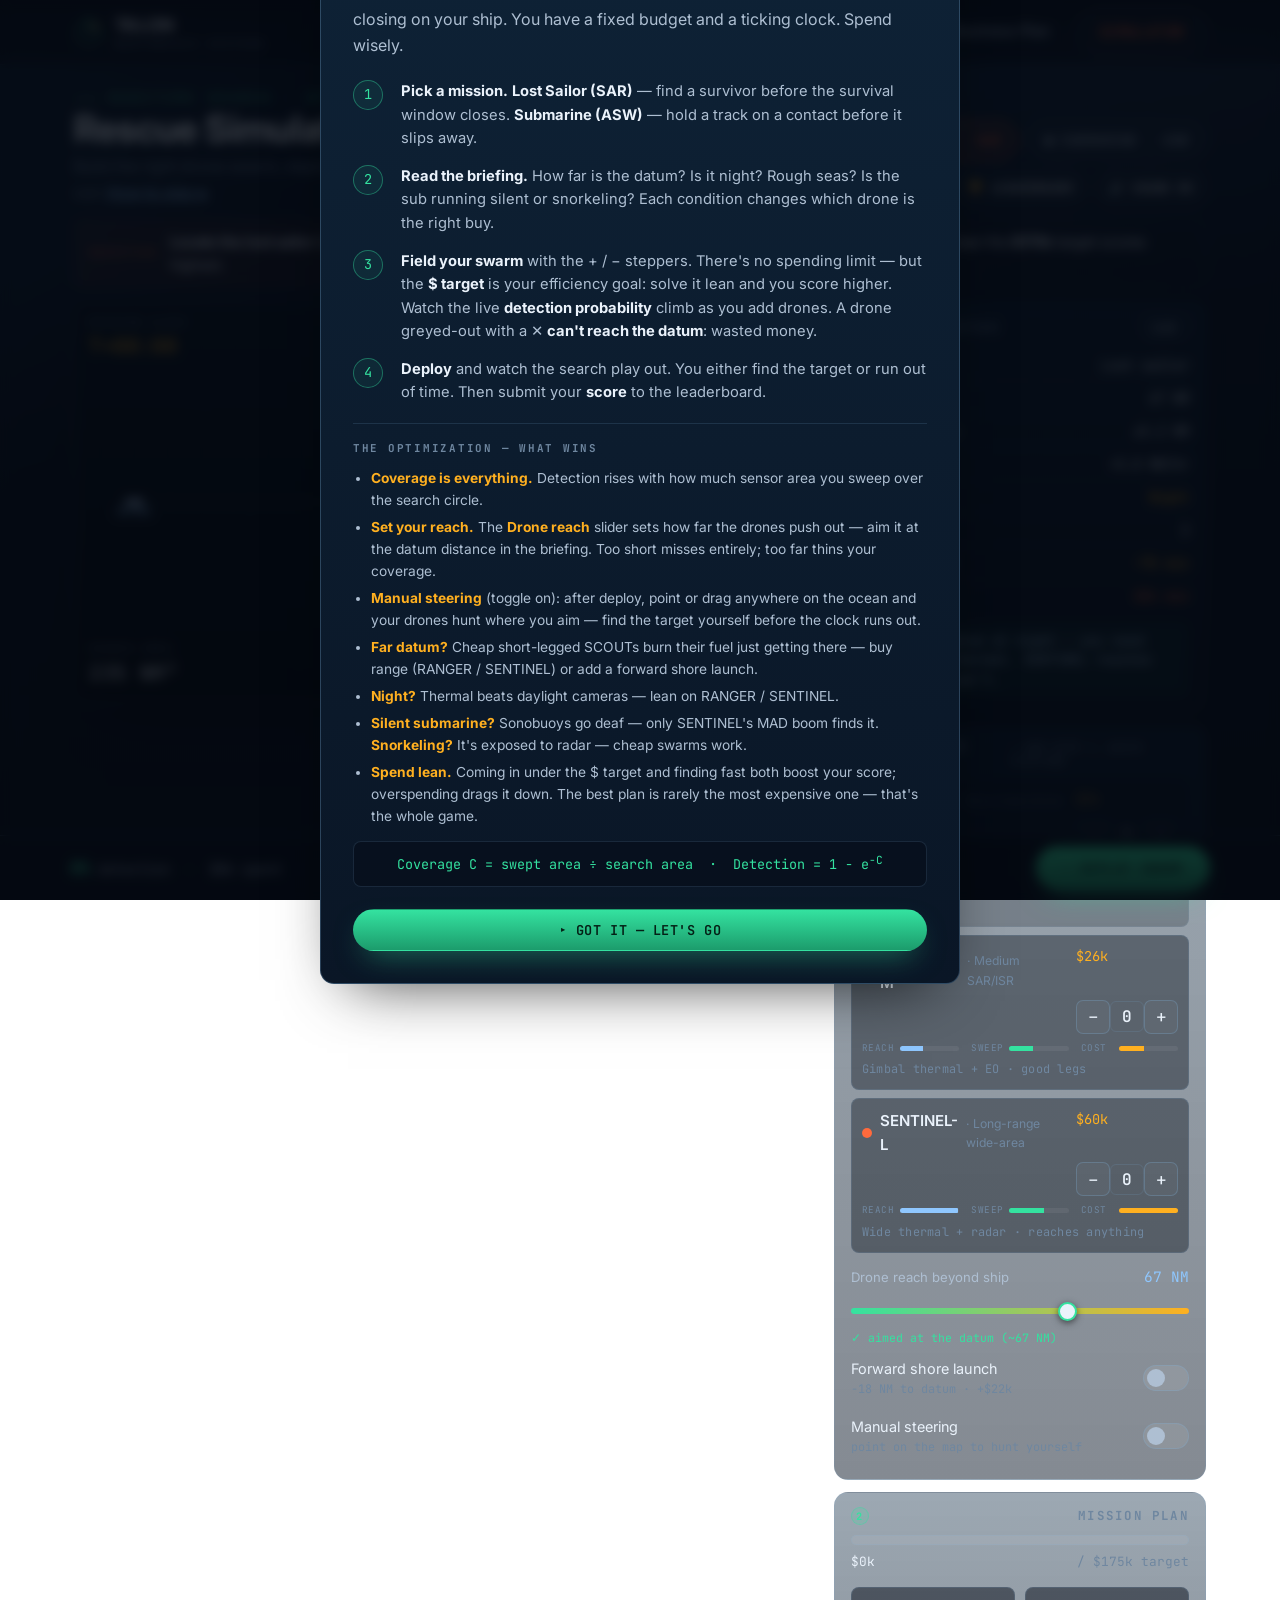
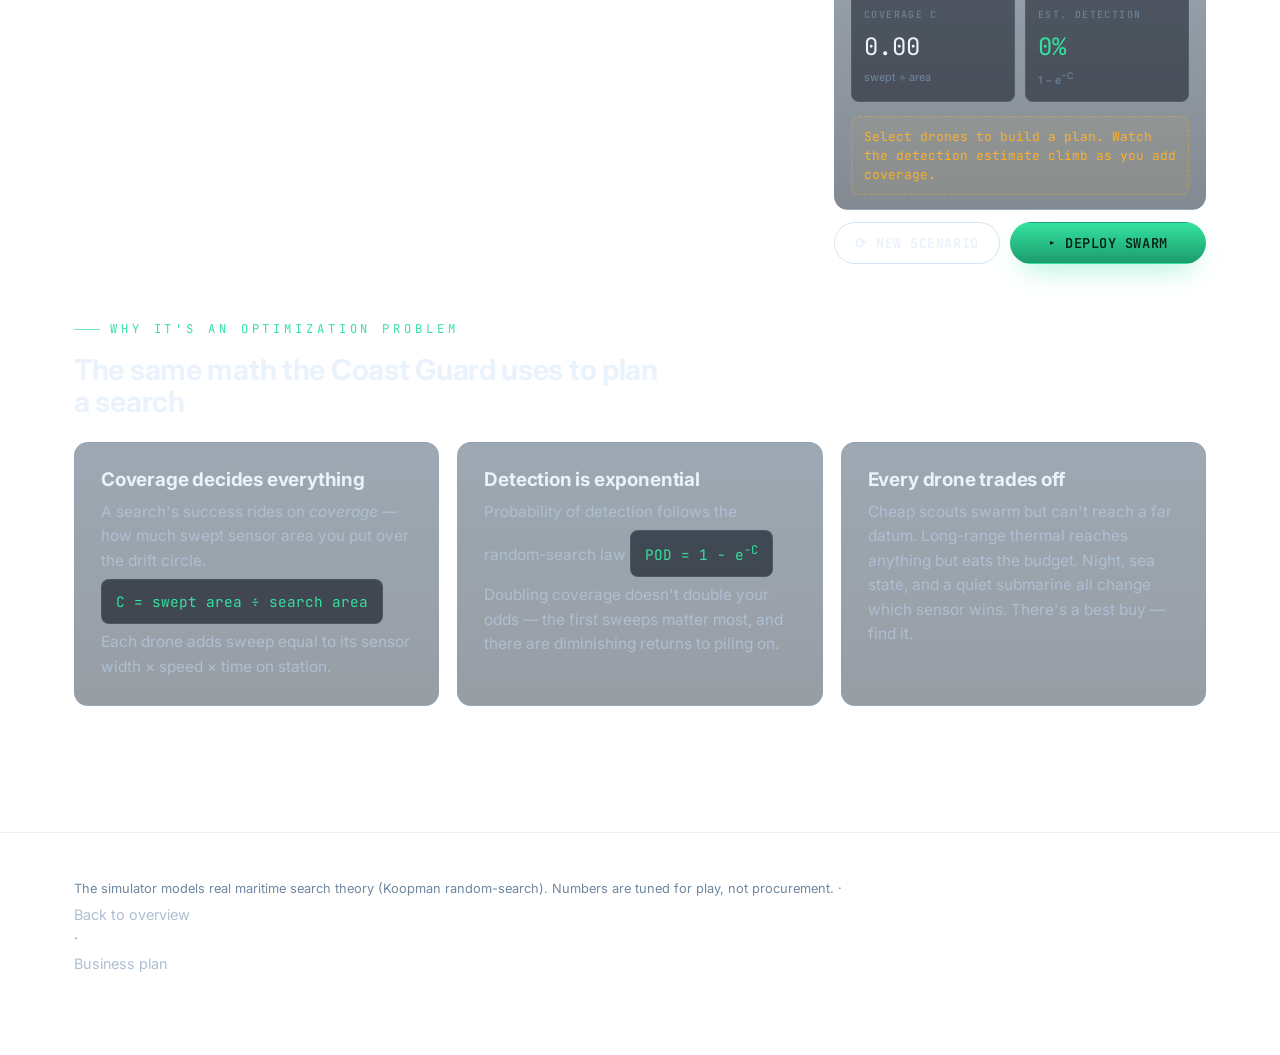
<file: game.html>
<!doctype html>
<html lang="en">
<head>
<meta charset="utf-8" />
<meta name="viewport" content="width=device-width, initial-scale=1" />
<title>Rescue Simulator — TALON | Northreach Systems</title>
<meta name="description" content="Field the right drone swarm within budget to find a lost sailor or a submarine before time runs out. A maritime search optimization game." />
<link rel="preconnect" href="https://fonts.googleapis.com">
<link rel="preconnect" href="https://fonts.gstatic.com" crossorigin>
<link href="https://fonts.googleapis.com/css2?family=Inter:wght@400;500;600;700&family=JetBrains+Mono:wght@400;600&display=swap" rel="stylesheet">
<link rel="stylesheet" href="assets/css/style.css" />
<link rel="stylesheet" href="assets/css/game.css" />
<link rel="icon" href="data:image/svg+xml,<svg xmlns='http://www.w3.org/2000/svg' viewBox='0 0 32 32'><circle cx='16' cy='16' r='14' fill='none' stroke='%2334e2a0' stroke-width='2'/><circle cx='16' cy='16' r='3' fill='%23ff6a3d'/></svg>">
</head>
<body>

<nav class="nav">
  <div class="wrap">
    <a class="brand" href="index.html">
      <svg class="mark" viewBox="0 0 32 32" fill="none" aria-hidden="true">
        <circle cx="16" cy="16" r="14" stroke="#34e2a0" stroke-width="1.5" opacity="0.55"/>
        <circle cx="16" cy="16" r="9" stroke="#34e2a0" stroke-width="1" opacity="0.4"/>
        <path d="M16 3 L16 16 L25 11" stroke="#34e2a0" stroke-width="1.5" stroke-linecap="round"/>
        <circle cx="22" cy="10" r="2.6" fill="#ff6a3d"/>
      </svg>
      <span class="wordmark">TALON<small>Northreach Systems</small></span>
    </a>
    <div class="navlinks">
      <a href="index.html">Overview</a>
      <a href="index.html#how">System</a>
      <a href="index.html#use">Missions</a>
      <a href="business-plan.html">Business Plan</a>
      <a href="game.html" class="active btn btn-ghost">Simulator</a>
    </div>
  </div>
</nav>

<main class="sim-shell">
  <div class="wrap">

    <div class="sim-head">
      <div>
        <p class="kicker">Maritime search · optimization</p>
        <h1>Rescue Simulator</h1>
        <p class="muted">Build the right drone swarm, deploy, and find the target before the clock runs out. <button class="linklike" id="howtoInline">How to play ▸</button></p>
      </div>
      <div class="head-right">
        <div class="modes" role="tablist" aria-label="Mission mode">
          <button class="mode-tab sar active" id="modeSar" role="tab"><span class="dot"></span>Lost Sailor · SAR</button>
          <button class="mode-tab asw" id="modeAsw" role="tab"><span class="dot"></span>Submarine · ASW</button>
        </div>
        <div class="head-actions">
          <button class="btn btn-ghost btn-sm" id="howto">？ How to play</button>
          <button class="btn btn-ghost btn-sm" id="showLb">🏆 Leaderboard</button>
          <button class="btn btn-ghost btn-sm" id="mute">🔊 Sound on</button>
        </div>
      </div>
    </div>

    <div class="objective" id="objective"></div>

    <div class="sim-grid">
      <!-- STAGE -->
      <div class="stage-wrap">
        <canvas id="stage" width="1520" height="820"></canvas>
        <div class="countdown" id="countdown"></div>
        <div class="hud">
          <div class="corner tl">
            <span class="lbl">Mission clock</span>
            <span class="big clk" id="hudClock">T+00:00</span>
          </div>
          <div class="corner tr">
            <span class="lbl">Detection prob.</span>
            <span class="big pod" id="hudPod">—</span>
          </div>
          <div class="corner bl">
            <span class="lbl" id="hudTgtLbl">Search area</span>
            <span class="big" id="hudArea">—</span>
          </div>
          <div class="corner br">
            <span class="lbl">Drones airborne</span>
            <span class="big" id="hudDrones">0</span>
          </div>
        </div>
        <div class="stage-banner" id="banner">
          <div class="head" id="bannerHead"></div>
          <div class="sub" id="bannerSub"></div>
        </div>
      </div>

      <!-- CONTROL RAIL -->
      <div class="rail">
        <div class="card">
          <h3>Mission briefing <span class="pill" id="briefMode">SAR</span></h3>
          <div id="briefBody"></div>
          <div class="brief-edge" id="briefEdge"></div>
        </div>

        <div class="card">
          <h3><span class="step-badge">1</span> Field your swarm <span class="muted" style="text-transform:none;letter-spacing:0;font-weight:400;font-size:.72rem;">— add with +, watch coverage</span></h3>
          <div class="fleet" id="fleet"></div>

          <div class="range-row">
            <div class="range-head">
              <span>Drone reach beyond ship</span>
              <span class="mono" id="rangeVal">45 NM</span>
            </div>
            <input type="range" id="rangeSlider" class="rng" min="15" max="95" step="1" value="45" />
            <div class="range-hint" id="rangeHint"></div>
          </div>

          <div class="toggle-row">
            <div class="tlabel">Forward shore launch
              <small id="shoreNote">−18 NM to datum · +$22k</small>
            </div>
            <label class="switch"><input type="checkbox" id="shore"><span class="slot"></span></label>
          </div>
          <div class="toggle-row">
            <div class="tlabel">Manual steering
              <small>point on the map to hunt yourself</small>
            </div>
            <label class="switch"><input type="checkbox" id="manual"><span class="slot"></span></label>
          </div>
        </div>

        <div class="card">
          <h3><span class="step-badge">2</span> Mission plan</h3>
          <div class="meter">
            <div class="bar"><div class="fill" id="budgetFill"></div></div>
            <div class="nums"><span class="spent" id="spent">$0k</span><span class="muted" id="budget">/ $0k budget</span></div>
          </div>
          <div class="readout" style="margin-top:14px;">
            <div class="ro"><span class="lbl">Coverage&nbsp;C</span><div class="val" id="roC">0.00</div><div class="hint">swept ÷ area</div></div>
            <div class="ro"><span class="lbl">Est. detection</span><div class="val pod" id="roPod">0%</div><div class="hint">1 − e<sup>−C</sup></div></div>
          </div>
          <div class="advisory" id="advisory" style="margin-top:14px;">Select drones to build a plan.</div>
        </div>

        <div class="sim-actions">
          <button class="btn btn-ghost" id="newScenario">⟳ New scenario</button>
          <button class="btn btn-sonar" id="deploy">▸ Deploy swarm</button>
        </div>
      </div>
    </div>

    <!-- EXPLAINER -->
    <section class="sim-explain" style="padding:0;">
      <div class="section-head" style="margin:48px 0 24px;">
        <p class="kicker">Why it's an optimization problem</p>
        <h2 style="font-size:1.8rem;">The same math the Coast Guard uses to plan a search</h2>
      </div>
      <div class="grid cols-3">
        <div class="panel feature">
          <h3>Coverage decides everything</h3>
          <p>A search's success rides on <em>coverage</em> — how much swept sensor area you put over the drift circle. <span class="eq">C = swept area ÷ search area</span> Each drone adds sweep equal to its sensor width × speed × time on station.</p>
        </div>
        <div class="panel feature">
          <h3>Detection is exponential</h3>
          <p>Probability of detection follows the random-search law <span class="eq">POD = 1 − e<sup>−C</sup></span> Doubling coverage doesn't double your odds — the first sweeps matter most, and there are diminishing returns to piling on.</p>
        </div>
        <div class="panel feature">
          <h3>Every drone trades off</h3>
          <p>Cheap scouts swarm but can't reach a far datum. Long-range thermal reaches anything but eats the budget. Night, sea state, and a quiet submarine all change which sensor wins. There's a best buy — find it.</p>
        </div>
      </div>
    </section>

  </div>
</main>

<!-- ALWAYS-VISIBLE ACTION DOCK -->
<div class="action-dock">
  <div class="dock-info">
    <span class="dock-stat"><b id="dockPod">0%</b> detection</span>
    <span class="dock-sep">·</span>
    <span class="dock-stat"><span id="dockSpent">$0k</span> spent</span>
  </div>
  <button class="btn btn-sonar" id="deployDock">▸ Deploy swarm</button>
</div>

<!-- DEBRIEF MODAL -->
<div class="modal-back" id="modalBack">
  <div class="modal">
    <div class="verdict-row">
      <div class="verdict" id="verdict">—</div>
      <div class="stars" id="stars"></div>
    </div>
    <p class="vsub" id="verdictSub"></p>
    <div class="plan-chips" id="planChips"></div>
    <div class="scoreline">
      <div class="s"><strong id="sTime">—</strong><span id="sTimeLbl">Time to find</span></div>
      <div class="s"><strong id="sCost">—</strong><span>Spent</span></div>
      <div class="s"><strong id="sPod">—</strong><span>Detection prob.</span></div>
    </div>
    <div class="grade" id="grade"></div>

    <div class="score-box">
      <div class="score-main"><span class="lbl">Mission score</span><strong id="missionScore">0</strong></div>
      <div class="score-sub" id="scoreBreak"></div>
    </div>
    <div class="submit-row" id="submitRow">
      <input id="playerName" maxlength="14" placeholder="Your name / initials" autocomplete="off" />
      <button class="btn btn-sonar" id="submitScore">Submit score</button>
      <span class="submit-status" id="submitStatus"></span>
    </div>

    <div class="modal-actions">
      <button class="btn btn-ghost" id="replay">⟳ Re-plan &amp; retry</button>
      <button class="btn btn-primary" id="nextScenario">▸ New scenario</button>
    </div>
  </div>
</div>

<!-- HOW TO PLAY MODAL -->
<div class="modal-back" id="htpBack">
  <div class="modal wide">
    <button class="mclose" id="htpClose" aria-label="close">×</button>
    <h2 class="mtitle">How to play</h2>
    <p class="vsub">You're the search commander. Someone is in the water — or a submarine is closing on your ship. You have a fixed budget and a ticking clock. Spend wisely.</p>

    <div class="htp-steps">
      <div class="s"><div class="n">1</div><p><b>Pick a mission.</b> <b>Lost Sailor (SAR)</b> — find a survivor before the survival window closes. <b>Submarine (ASW)</b> — hold a track on a contact before it slips away.</p></div>
      <div class="s"><div class="n">2</div><p><b>Read the briefing.</b> How far is the datum? Is it night? Rough seas? Is the sub running silent or snorkeling? Each condition changes which drone is the right buy.</p></div>
      <div class="s"><div class="n">3</div><p><b>Field your swarm</b> with the + / − steppers. There's no spending limit — but the <b>$ target</b> is your efficiency goal: solve it lean and you score higher. Watch the live <b>detection probability</b> climb as you add drones. A drone greyed-out with a ✕ <b>can't reach the datum</b>: wasted money.</p></div>
      <div class="s"><div class="n">4</div><p><b>Deploy</b> and watch the search play out. You either find the target or run out of time. Then submit your <b>score</b> to the leaderboard.</p></div>
    </div>

    <div class="htp-tips">
      <h4>The optimization — what wins</h4>
      <ul>
        <li><b>Coverage is everything.</b> Detection rises with how much sensor area you sweep over the search circle.</li>
        <li><b>Set your reach.</b> The <b>Drone reach</b> slider sets how far the drones push out — aim it at the datum distance in the briefing. Too short misses entirely; too far thins your coverage.</li>
        <li><b>Manual steering</b> (toggle on): after deploy, point or drag anywhere on the ocean and your drones hunt where you aim — find the target yourself before the clock runs out.</li>
        <li><b>Far datum?</b> Cheap short-legged SCOUTs burn their fuel just getting there — buy range (RANGER / SENTINEL) or add a forward shore launch.</li>
        <li><b>Night?</b> Thermal beats daylight cameras — lean on RANGER / SENTINEL.</li>
        <li><b>Silent submarine?</b> Sonobuoys go deaf — only SENTINEL's MAD boom finds it. <b>Snorkeling?</b> It's exposed to radar — cheap swarms work.</li>
        <li><b>Spend lean.</b> Coming in under the $ target and finding fast both boost your score; overspending drags it down. The best plan is rarely the most expensive one — that's the whole game.</li>
      </ul>
      <div class="htp-formula">Coverage&nbsp;C = swept area ÷ search area&nbsp;&nbsp;·&nbsp;&nbsp;Detection = 1 − e<sup>−C</sup></div>
    </div>

    <div class="modal-actions" style="margin-top:22px;">
      <button class="btn btn-sonar" id="htpStart" style="flex:1;justify-content:center;">▸ Got it — let's go</button>
    </div>
  </div>
</div>

<!-- LEADERBOARD MODAL -->
<div class="modal-back" id="lbBack">
  <div class="modal wide">
    <button class="mclose" id="lbClose" aria-label="close">×</button>
    <h2 class="mtitle">🏆 Leaderboard</h2>
    <div class="lb-modes">
      <button class="lb-tab active" id="lbTabSar" data-m="sar">Lost Sailor · SAR</button>
      <button class="lb-tab" id="lbTabAsw" data-m="asw">Submarine · ASW</button>
    </div>
    <div class="lb-scope" id="lbScope"></div>
    <div id="lbBody"></div>
  </div>
</div>

<footer>
  <div class="wrap">
    <p class="muted" style="font-size:.8rem;">The simulator models real maritime search theory (Koopman random-search). Numbers are tuned for play, not procurement. · <a href="index.html">Back to overview</a> · <a href="business-plan.html">Business plan</a></p>
  </div>
</footer>

<script src="assets/js/game.js"></script>
</body>
</html>
</file>
<file: assets/css/style.css>
/* ============================================================
   TALON — Tube-Launched Maritime Rescue Drones
   Design system + shared site styles
   Northreach Systems
   ============================================================ */

:root {
  /* Core palette — naval ops room */
  --abyss:      #060d18;
  --deep:       #0a1626;
  --navy:       #0e2236;
  --navy-2:     #143049;
  --steel:      #1d4060;
  --hairline:   rgba(120, 170, 210, 0.16);
  --hairline-2: rgba(120, 170, 210, 0.30);

  /* Signal accents */
  --rescue:     #ff6a3d;   /* rescue orange — survivors, alerts, CTAs */
  --rescue-dim: #c0431f;
  --amber:      #ffb020;   /* caution / budget */
  --sonar:      #34e2a0;   /* detection / awareness / go */
  --sonar-dim:  #1c9c6c;
  --ice:        #8fc7ff;   /* cold water / links */
  --ice-soft:   #bcdcff;

  /* Text */
  --ink:        #eaf2fb;
  --ink-soft:   #aebfd2;
  --ink-faint:  #6f87a0;

  /* Type */
  --sans: "Inter", "Segoe UI", system-ui, -apple-system, sans-serif;
  --mono: "JetBrains Mono", "SFMono-Regular", ui-monospace, "Cascadia Mono", Consolas, monospace;

  --maxw: 1180px;
  --radius: 14px;
  --radius-sm: 8px;
  --shadow: 0 24px 60px -28px rgba(0,0,0,0.8);
}

* { box-sizing: border-box; }

html { scroll-behavior: smooth; }

body {
  margin: 0;
  font-family: var(--sans);
  color: var(--ink);
  background:
    radial-gradient(1200px 700px at 80% -10%, rgba(29,64,96,0.55), transparent 60%),
    radial-gradient(900px 600px at -10% 20%, rgba(20,48,73,0.5), transparent 55%),
    linear-gradient(180deg, var(--deep), var(--abyss));
  background-attachment: fixed;
  line-height: 1.6;
  -webkit-font-smoothing: antialiased;
  text-rendering: optimizeLegibility;
}

/* faint moving sonar-grid texture behind everything */
body::before {
  content: "";
  position: fixed; inset: 0;
  background-image:
    linear-gradient(rgba(120,170,210,0.035) 1px, transparent 1px),
    linear-gradient(90deg, rgba(120,170,210,0.035) 1px, transparent 1px);
  background-size: 46px 46px;
  mask-image: radial-gradient(1100px 800px at 70% 0%, #000 30%, transparent 80%);
  pointer-events: none;
  z-index: 0;
}

main, header, footer, section { position: relative; z-index: 1; }

a { color: var(--ice); text-decoration: none; transition: color .18s; }
a:hover { color: var(--ice-soft); }

h1, h2, h3 { line-height: 1.12; letter-spacing: -0.01em; font-weight: 700; margin: 0 0 .5em; }
h1 { font-size: clamp(2.3rem, 5.2vw, 4.1rem); }
h2 { font-size: clamp(1.7rem, 3.4vw, 2.6rem); }
h3 { font-size: 1.18rem; }

p { margin: 0 0 1rem; color: var(--ink-soft); }
.lead { font-size: 1.2rem; color: var(--ink); }

.wrap { max-width: var(--maxw); margin: 0 auto; padding: 0 24px; }
section { padding: 88px 0; }
.muted { color: var(--ink-faint); }
.mono { font-family: var(--mono); }

/* eyebrow / kicker */
.kicker {
  font-family: var(--mono);
  font-size: .76rem;
  letter-spacing: 0.32em;
  text-transform: uppercase;
  color: var(--sonar);
  margin: 0 0 14px;
  display: inline-flex; align-items: center; gap: 10px;
}
.kicker::before {
  content: ""; width: 26px; height: 1px; background: var(--sonar); opacity: .7;
}

/* ---------- Top nav ---------- */
.nav {
  position: sticky; top: 0; z-index: 50;
  backdrop-filter: blur(14px);
  background: linear-gradient(180deg, rgba(6,13,24,0.92), rgba(6,13,24,0.6));
  border-bottom: 1px solid var(--hairline);
}
.nav .wrap { display: flex; align-items: center; justify-content: space-between; height: 64px; }
.brand { display: flex; align-items: center; gap: 11px; font-weight: 700; color: var(--ink); letter-spacing: .02em; }
.brand:hover { color: var(--ink); }
.brand .mark {
  width: 30px; height: 30px; flex: none;
}
.brand .wordmark { font-size: 1.06rem; }
.brand .wordmark b { color: var(--rescue); }
.brand small { display: block; font-family: var(--mono); font-size: .58rem; letter-spacing: .26em; color: var(--ink-faint); text-transform: uppercase; margin-top: -2px;}
.navlinks { display: flex; align-items: center; gap: 28px; }
.navlinks a { color: var(--ink-soft); font-size: .92rem; font-weight: 500; }
.navlinks a:hover { color: var(--ink); }
.navlinks a.active { color: var(--rescue); }
@media (max-width: 720px) {
  .navlinks a:not(.btn) { display: none; }
}

/* ---------- Buttons ---------- */
.btn {
  display: inline-flex; align-items: center; gap: 9px;
  font-family: var(--mono); font-size: .85rem; letter-spacing: .04em;
  padding: 11px 20px; border-radius: 999px;
  border: 1px solid transparent; cursor: pointer; font-weight: 600;
  transition: transform .15s, box-shadow .2s, background .2s, border-color .2s;
  text-transform: uppercase;
}
.btn:active { transform: translateY(1px); }
.btn-primary {
  background: linear-gradient(180deg, var(--rescue), var(--rescue-dim));
  color: #1a0a04; box-shadow: 0 12px 30px -12px rgba(255,106,61,0.7);
}
.btn-primary:hover { color: #1a0a04; box-shadow: 0 16px 40px -12px rgba(255,106,61,0.85); transform: translateY(-1px); }
.btn-ghost { border-color: var(--hairline-2); color: var(--ink); background: rgba(255,255,255,0.02); }
.btn-ghost:hover { border-color: var(--sonar); color: var(--ink); }
.btn-sonar { background: linear-gradient(180deg, var(--sonar), var(--sonar-dim)); color: #042016; box-shadow: 0 12px 30px -12px rgba(52,226,160,0.6); }
.btn-sonar:hover { color: #042016; transform: translateY(-1px); }
.btn[disabled] { opacity: .4; cursor: not-allowed; }

/* ---------- Hero ---------- */
.hero { padding: 96px 0 60px; overflow: hidden; }
.hero .wrap { display: grid; grid-template-columns: 1.05fr 0.95fr; gap: 48px; align-items: center; }
@media (max-width: 940px){ .hero .wrap { grid-template-columns: 1fr; } }
.hero h1 span.hl { color: var(--rescue); }
.hero .lead { max-width: 40ch; }
.hero-cta { display: flex; gap: 14px; flex-wrap: wrap; margin-top: 26px; }
.hero-stats { display: flex; gap: 30px; margin-top: 40px; flex-wrap: wrap; }
.hero-stats .stat strong { display: block; font-family: var(--mono); font-size: 1.8rem; color: var(--sonar); letter-spacing: -0.02em; }
.hero-stats .stat span { font-size: .8rem; color: var(--ink-faint); text-transform: uppercase; letter-spacing: .12em; }

/* hero art — radar scope */
.scope {
  aspect-ratio: 1; width: 100%; max-width: 460px; margin-left: auto;
  border-radius: 50%; position: relative;
  background: radial-gradient(circle at 50% 50%, rgba(52,226,160,0.08), rgba(10,22,38,0.0) 70%), var(--abyss);
  border: 1px solid var(--hairline-2);
  box-shadow: inset 0 0 80px rgba(52,226,160,0.06), var(--shadow);
  overflow: hidden;
}
.scope .ring { position: absolute; inset: 0; border-radius: 50%; border: 1px solid rgba(52,226,160,0.18); margin: auto; }
.scope .ring.r2 { inset: 18%; }
.scope .ring.r3 { inset: 36%; }
.scope .ring.r4 { inset: 54%; }
.scope .cross-h, .scope .cross-v { position: absolute; background: rgba(52,226,160,0.14); }
.scope .cross-h { left: 0; right: 0; top: 50%; height: 1px; }
.scope .cross-v { top: 0; bottom: 0; left: 50%; width: 1px; }
.scope .sweep {
  position: absolute; inset: 0; border-radius: 50%;
  background: conic-gradient(from 0deg, rgba(52,226,160,0.0) 0deg, rgba(52,226,160,0.0) 300deg, rgba(52,226,160,0.28) 350deg, rgba(52,226,160,0.55) 360deg);
  animation: sweep 4s linear infinite;
}
@keyframes sweep { to { transform: rotate(360deg); } }
.scope .blip {
  position: absolute; width: 11px; height: 11px; border-radius: 50%;
  background: var(--rescue); box-shadow: 0 0 14px 3px rgba(255,106,61,0.8);
  animation: ping 4s ease-out infinite;
}
.scope .blip.b1 { top: 33%; left: 62%; animation-delay: .6s; }
.scope .blip.b2 { top: 60%; left: 40%; animation-delay: 2.1s; }
@keyframes ping { 0%,70%{ opacity: 0; transform: scale(.4);} 78%{opacity:1; transform: scale(1);} 100%{opacity:.15; transform: scale(1);} }
.scope .ship { position: absolute; top: 50%; left: 50%; width: 9px; height: 9px; transform: translate(-50%,-50%); background: var(--ice); border-radius: 2px; box-shadow: 0 0 10px var(--ice); }

@media (prefers-reduced-motion: reduce){ .scope .sweep, .scope .blip { animation: none; } }

/* ---------- Cards / panels ---------- */
.panel {
  background: linear-gradient(180deg, rgba(20,48,73,0.42), rgba(10,22,38,0.42));
  border: 1px solid var(--hairline);
  border-radius: var(--radius);
  padding: 26px;
}
.panel:hover { border-color: var(--hairline-2); }

.grid { display: grid; gap: 22px; }
.grid.cols-3 { grid-template-columns: repeat(3, 1fr); }
.grid.cols-2 { grid-template-columns: repeat(2, 1fr); }
.grid.cols-4 { grid-template-columns: repeat(4, 1fr); }
@media (max-width: 900px){ .grid.cols-3, .grid.cols-4 { grid-template-columns: 1fr 1fr; } }
@media (max-width: 600px){ .grid.cols-2, .grid.cols-3, .grid.cols-4 { grid-template-columns: 1fr; } }

.feature .ic {
  width: 42px; height: 42px; border-radius: 10px; display: grid; place-items: center;
  background: rgba(52,226,160,0.1); border: 1px solid rgba(52,226,160,0.22); margin-bottom: 16px;
  color: var(--sonar);
}
.feature h3 { color: var(--ink); }
.feature p { font-size: .96rem; margin: 0; }

.section-head { max-width: 60ch; margin-bottom: 44px; }

/* use-case split */
.usecase { display: grid; grid-template-columns: 1fr 1fr; gap: 22px; }
@media (max-width: 820px){ .usecase { grid-template-columns: 1fr; } }
.usecase .panel { padding: 30px; }
.usecase .tag {
  font-family: var(--mono); font-size: .72rem; letter-spacing: .2em; text-transform: uppercase;
  padding: 5px 12px; border-radius: 999px; display: inline-block; margin-bottom: 16px;
}
.usecase .tag.sar { color: var(--rescue); background: rgba(255,106,61,0.12); border: 1px solid rgba(255,106,61,0.3); }
.usecase .tag.isr { color: var(--sonar); background: rgba(52,226,160,0.1); border: 1px solid rgba(52,226,160,0.3); }
.usecase ul { margin: 14px 0 0; padding: 0; list-style: none; }
.usecase li { padding: 8px 0 8px 26px; position: relative; color: var(--ink-soft); font-size: .96rem; border-top: 1px solid var(--hairline); }
.usecase li:first-child { border-top: none; }
.usecase li::before { content: "▸"; position: absolute; left: 4px; color: var(--sonar); }

/* timeline / story */
.story { display: grid; gap: 0; counter-reset: step; }
.story .step { display: grid; grid-template-columns: 64px 1fr; gap: 20px; padding: 22px 0; border-top: 1px solid var(--hairline); }
.story .step:first-child { border-top: none; }
.story .step .n {
  counter-increment: step; font-family: var(--mono); font-size: 1.1rem; color: var(--rescue);
  width: 46px; height: 46px; border-radius: 50%; display: grid; place-items: center;
  border: 1px solid rgba(255,106,61,0.4); background: rgba(255,106,61,0.06);
}
.story .step h3 { color: var(--ink); margin-bottom: 4px; }
.story .step p { margin: 0; }
.story .step .clock { font-family: var(--mono); color: var(--amber); font-size: .82rem; letter-spacing: .08em; }

/* stat strip */
.strip { display: grid; grid-template-columns: repeat(4,1fr); gap: 1px; background: var(--hairline); border-radius: var(--radius); overflow: hidden; border: 1px solid var(--hairline); }
@media (max-width: 700px){ .strip { grid-template-columns: 1fr 1fr; } }
.strip .cell { background: var(--deep); padding: 26px 22px; }
.strip .cell strong { display: block; font-family: var(--mono); font-size: 2rem; color: var(--ink); letter-spacing: -.02em; }
.strip .cell strong.acc { color: var(--rescue); }
.strip .cell strong.son { color: var(--sonar); }
.strip .cell span { font-size: .82rem; color: var(--ink-faint); }

/* CTA banner */
.cta-band { text-align: center; padding: 76px 0; }
.cta-band .panel { padding: 52px; background: linear-gradient(180deg, rgba(255,106,61,0.1), rgba(10,22,38,0.4)); border-color: rgba(255,106,61,0.25); }

/* footer */
footer { border-top: 1px solid var(--hairline); padding: 46px 0 60px; margin-top: 40px; }
footer .wrap { display: flex; justify-content: space-between; gap: 24px; flex-wrap: wrap; align-items: flex-start; }
footer .col h4 { font-family: var(--mono); font-size: .72rem; letter-spacing: .2em; text-transform: uppercase; color: var(--ink-faint); margin: 0 0 12px; }
footer a { display: block; color: var(--ink-soft); font-size: .9rem; padding: 3px 0; }
footer .fineprint { color: var(--ink-faint); font-size: .8rem; max-width: 34ch; }

/* generic helpers */
.center { text-align: center; }
.mt-0 { margin-top: 0; } .mb-0 { margin-bottom: 0; }
.divider { height: 1px; background: var(--hairline); border: none; margin: 0; }
.pill { font-family: var(--mono); font-size: .7rem; letter-spacing: .14em; text-transform: uppercase; padding: 4px 10px; border-radius: 999px; border: 1px solid var(--hairline-2); color: var(--ink-soft); }
</file>
<file: assets/css/plan.css>
/* ============================================================
   Business Plan document layout
   ============================================================ */

.plan-hero { padding: 70px 0 30px; }
.plan-hero .kicker { color: var(--amber); }
.plan-hero .meta { display:flex; gap:22px; flex-wrap:wrap; margin-top:18px; font-family:var(--mono); font-size:.8rem; color:var(--ink-faint); }
.plan-hero .meta span b { color:var(--ink-soft); font-weight:600; }

.plan-layout { display:grid; grid-template-columns: 232px 1fr; gap:48px; align-items:start; padding: 30px 0 80px; }
@media (max-width: 900px){ .plan-layout { grid-template-columns: 1fr; } .plan-toc { display:none; } }

/* sticky TOC */
.plan-toc { position: sticky; top: 84px; }
.plan-toc h4 { font-family:var(--mono); font-size:.68rem; letter-spacing:.2em; text-transform:uppercase; color:var(--ink-faint); margin:0 0 14px; }
.plan-toc ol { list-style:none; margin:0; padding:0; counter-reset:toc; }
.plan-toc li { counter-increment:toc; }
.plan-toc a { display:block; padding:7px 0 7px 28px; position:relative; font-size:.88rem; color:var(--ink-soft); border-left:1px solid var(--hairline); }
.plan-toc a::before { content:counter(toc, upper-roman); position:absolute; left:8px; font-family:var(--mono); font-size:.66rem; color:var(--ink-faint); top:9px; }
.plan-toc a:hover, .plan-toc a.active { color:var(--rescue); border-left-color:var(--rescue); }
.plan-toc .exec a::before { content:"§"; }

.plan-body { max-width: 760px; }
.plan-body section { padding: 0 0 56px; border:none; }
.plan-body h2 { font-size: clamp(1.5rem, 3vw, 2.1rem); scroll-margin-top: 86px; display:flex; align-items:baseline; gap:14px; }
.plan-body h2 .sn { font-family:var(--mono); font-size:.95rem; color:var(--rescue); flex:none; }
.plan-body h3 { color:var(--ink); margin-top:30px; font-size:1.1rem; }
.plan-body p, .plan-body li { color:var(--ink-soft); }
.plan-body ul { padding-left:20px; }
.plan-body li { margin:6px 0; }
.plan-body strong { color:var(--ink); }

/* exec summary highlight box */
.exec-box { background:linear-gradient(180deg, rgba(255,106,61,0.08), rgba(10,22,38,0.4)); border:1px solid rgba(255,106,61,0.25); border-radius:var(--radius); padding:30px 32px; margin-bottom:10px; }
.exec-box p:last-child { margin-bottom:0; }

/* concept summary / model cards */
.concept { display:grid; grid-template-columns:repeat(3,1fr); gap:14px; margin:22px 0; }
@media (max-width:640px){ .concept { grid-template-columns:1fr; } }
.concept .c { background:rgba(6,13,24,0.5); border:1px solid var(--hairline); border-radius:var(--radius-sm); padding:16px; }
.concept .c .h { font-family:var(--mono); font-size:.66rem; letter-spacing:.14em; text-transform:uppercase; color:var(--sonar); margin-bottom:8px; }
.concept .c p { font-size:.9rem; margin:0; }

/* callout */
.callout { border-left:3px solid var(--amber); padding:12px 18px; background:rgba(255,176,32,0.06); border-radius:0 var(--radius-sm) var(--radius-sm) 0; margin:22px 0; }
.callout .lbl { font-family:var(--mono); font-size:.66rem; letter-spacing:.16em; text-transform:uppercase; color:var(--amber); display:block; margin-bottom:6px; }
.callout p { margin:0; font-size:.92rem; color:var(--ink); }
.callout.son { border-left-color:var(--sonar); background:rgba(52,226,160,0.06); }
.callout.son .lbl { color:var(--sonar); }

/* financial table */
.fin-table { width:100%; border-collapse:collapse; font-family:var(--mono); font-size:.82rem; margin:18px 0; }
.fin-table th, .fin-table td { padding:11px 10px; text-align:right; border-bottom:1px solid var(--hairline); }
.fin-table th { color:var(--ink-faint); font-weight:600; font-size:.7rem; letter-spacing:.06em; text-transform:uppercase; }
.fin-table td:first-child, .fin-table th:first-child { text-align:left; color:var(--ink-soft); }
.fin-table tr:hover td { background:rgba(255,255,255,0.02); }
.fin-table .row-rev td { color:var(--ink); }
.fin-table .row-net td { border-top:1px solid var(--hairline-2); }
.fin-table .pos { color:var(--sonar); }
.fin-table .neg { color:var(--rescue); }
.fin-cap { font-size:.76rem; color:var(--ink-faint); }

/* risk grid */
.risk-grid { display:grid; grid-template-columns:1fr 1fr; gap:14px; margin-top:16px; }
@media (max-width:640px){ .risk-grid { grid-template-columns:1fr; } }
.risk-grid .r { background:rgba(6,13,24,0.5); border:1px solid var(--hairline); border-radius:var(--radius-sm); padding:16px; }
.risk-grid .r h4 { margin:0 0 6px; font-size:.92rem; color:var(--ink); }
.risk-grid .r .cat { font-family:var(--mono); font-size:.62rem; letter-spacing:.14em; text-transform:uppercase; color:var(--rescue); display:block; margin-bottom:8px; }
.risk-grid .r p { font-size:.84rem; margin:0; }

/* team */
.team-grid { display:grid; grid-template-columns:repeat(2,1fr); gap:14px; }
@media (max-width:640px){ .team-grid { grid-template-columns:1fr; } }
.team-grid .t { background:rgba(6,13,24,0.4); border:1px solid var(--hairline); border-radius:var(--radius-sm); padding:16px; }
.team-grid .t .role { font-family:var(--mono); font-size:.64rem; letter-spacing:.12em; text-transform:uppercase; color:var(--sonar); }
.team-grid .t h4 { margin:4px 0 6px; font-size:.98rem; }
.team-grid .t p { font-size:.84rem; margin:0; }

.cite { font-size:.78rem; color:var(--ink-faint); font-style:italic; }
.tablecap { font-family:var(--mono); font-size:.66rem; letter-spacing:.14em; text-transform:uppercase; color:var(--ink-faint); margin: 26px 0 4px; }
</file>
<file: assets/css/game.css>
/* ============================================================
   TALON Rescue Simulator — game-specific styles
   ============================================================ */

.sim-shell { padding: 28px 0 60px; }
.sim-head { display:flex; align-items:flex-end; justify-content:space-between; gap:20px; flex-wrap:wrap; margin-bottom: 22px; }
.sim-head h1 { font-size: clamp(1.6rem, 3vw, 2.3rem); margin:0; }
.sim-head p { margin:.3rem 0 0; max-width: 58ch; }

/* mode tabs */
.modes { display:flex; gap:10px; }
.mode-tab {
  font-family: var(--mono); font-size:.82rem; letter-spacing:.04em; text-transform:uppercase;
  padding:10px 16px; border-radius:999px; cursor:pointer; font-weight:600;
  border:1px solid var(--hairline-2); color:var(--ink-soft); background:rgba(255,255,255,0.02);
  display:inline-flex; align-items:center; gap:8px; transition:.18s;
}
.mode-tab .dot { width:8px; height:8px; border-radius:50%; background:currentColor; }
.mode-tab:hover { color:var(--ink); }
.mode-tab.active.sar { color:var(--rescue); border-color:var(--rescue); background:rgba(255,106,61,0.1); }
.mode-tab.active.asw { color:var(--sonar); border-color:var(--sonar); background:rgba(52,226,160,0.1); }

/* layout: canvas + control rail */
.sim-grid { display:grid; grid-template-columns: 1fr 372px; gap:20px; align-items:start; }
@media (max-width: 980px){ .sim-grid { grid-template-columns: 1fr; } }

.stage-wrap {
  position:relative; border:1px solid var(--hairline-2); border-radius:var(--radius);
  overflow:hidden; background:var(--abyss); box-shadow: var(--shadow);
}
#stage { display:block; width:100%; height:auto; background:#04101c; }

/* HUD overlay on canvas */
.hud { position:absolute; inset:0; pointer-events:none; font-family:var(--mono); }
.hud .corner { position:absolute; padding:12px 14px; font-size:.72rem; letter-spacing:.06em; color:var(--ink-soft); }
.hud .tl { top:0; left:0; }
.hud .tr { top:0; right:0; text-align:right; }
.hud .bl { bottom:0; left:0; }
.hud .br { bottom:0; right:0; text-align:right; }
.hud .big { font-size:1.25rem; color:var(--ink); }
.hud .lbl { color:var(--ink-faint); font-size:.62rem; text-transform:uppercase; letter-spacing:.16em; display:block; }
.hud .pod { color:var(--sonar); }
.hud .clk { color:var(--amber); }

.stage-banner {
  position:absolute; top:50%; left:50%; transform:translate(-50%,-50%);
  font-family:var(--mono); text-align:center; pointer-events:none; opacity:0; transition:opacity .4s;
}
.stage-banner.show { opacity:1; }
.stage-banner .head { font-size:1.8rem; font-weight:700; letter-spacing:.04em; }
.stage-banner .sub { font-size:.82rem; color:var(--ink-soft); margin-top:6px; letter-spacing:.1em; }

/* control rail */
.rail { display:flex; flex-direction:column; gap:16px; }
.card { background: linear-gradient(180deg, rgba(20,48,73,0.42), rgba(10,22,38,0.5)); border:1px solid var(--hairline); border-radius:var(--radius); padding:18px; }
.card h3 { font-size:.78rem; font-family:var(--mono); letter-spacing:.18em; text-transform:uppercase; color:var(--ink-faint); margin:0 0 14px; display:flex; justify-content:space-between; align-items:center;}

/* briefing rows */
.brief-row { display:flex; justify-content:space-between; padding:7px 0; border-top:1px solid var(--hairline); font-size:.9rem; }
.brief-row:first-of-type { border-top:none; }
.brief-row .k { color:var(--ink-faint); }
.brief-row .v { font-family:var(--mono); color:var(--ink); }
.brief-row .v.warn { color:var(--amber); }
.brief-row .v.bad { color:var(--rescue); }
.brief-row .v.good { color:var(--sonar); }

/* drone catalog rows */
.fleet { display:flex; flex-direction:column; gap:10px; }
.drone {
  display:grid; grid-template-columns: 1fr auto; gap:6px 12px;
  padding:12px; border:1px solid var(--hairline); border-radius:var(--radius-sm);
  background:rgba(6,13,24,0.4); transition:border-color .15s;
}
.drone.reachable-no { opacity:.55; }
.drone .dname { font-weight:600; font-size:.94rem; display:flex; align-items:center; gap:8px; }
.drone .dname .swatch { width:10px; height:10px; border-radius:50%; flex:none; }
.drone .dcost { font-family:var(--mono); color:var(--amber); font-size:.85rem; }
.drone .dspec { grid-column:1 / -1; font-size:.74rem; color:var(--ink-faint); font-family:var(--mono); letter-spacing:.02em; }
.drone .dspec .reach-flag { color:var(--rescue); }
.stepper { display:flex; align-items:center; gap:0; grid-column:2; align-self:center; }
.stepper button {
  width:30px; height:30px; border:1px solid var(--hairline-2); background:rgba(255,255,255,0.03);
  color:var(--ink); font-size:1.1rem; cursor:pointer; line-height:1; border-radius:7px; font-family:var(--mono);
}
.stepper button:hover { border-color:var(--sonar); color:var(--sonar); }
.stepper .count { width:34px; text-align:center; font-family:var(--mono); font-size:1rem; }

/* toggles */
.toggle-row { display:flex; align-items:center; justify-content:space-between; padding:10px 0; }
.toggle-row .tlabel { font-size:.9rem; }
.toggle-row .tlabel small { display:block; color:var(--ink-faint); font-size:.74rem; font-family:var(--mono); }
.switch { position:relative; width:46px; height:26px; flex:none; }
.switch input { opacity:0; width:0; height:0; }
.switch .slot { position:absolute; inset:0; background:rgba(255,255,255,0.08); border:1px solid var(--hairline-2); border-radius:999px; transition:.2s; cursor:pointer; }
.switch .slot::before { content:""; position:absolute; width:18px; height:18px; left:3px; top:3px; background:var(--ink-soft); border-radius:50%; transition:.2s; }
.switch input:checked + .slot { background:rgba(52,226,160,0.25); border-color:var(--sonar); }
.switch input:checked + .slot::before { transform:translateX(20px); background:var(--sonar); }

/* budget + readout */
.meter { margin-top:4px; }
.meter .bar { height:10px; border-radius:999px; background:rgba(255,255,255,0.06); overflow:hidden; border:1px solid var(--hairline); }
.meter .fill { height:100%; background:linear-gradient(90deg, var(--sonar), var(--amber)); width:0%; transition:width .25s; }
.meter .fill.over { background:linear-gradient(90deg, var(--rescue), var(--rescue-dim)); }
.meter .nums { display:flex; justify-content:space-between; font-family:var(--mono); font-size:.8rem; margin-top:7px; }
.meter .nums .spent { color:var(--ink); } .meter .nums .spent.over { color:var(--rescue); }

.readout { display:grid; grid-template-columns:1fr 1fr; gap:10px; }
.readout .ro { background:rgba(6,13,24,0.5); border:1px solid var(--hairline); border-radius:var(--radius-sm); padding:12px; }
.readout .ro .lbl { font-size:.62rem; text-transform:uppercase; letter-spacing:.14em; color:var(--ink-faint); font-family:var(--mono); }
.readout .ro .val { font-family:var(--mono); font-size:1.5rem; color:var(--ink); margin-top:3px; }
.readout .ro .val.pod { color:var(--sonar); }
.readout .ro .val.warn { color:var(--amber); }
.readout .ro .val.bad { color:var(--rescue); }
.readout .ro .hint { font-size:.68rem; color:var(--ink-faint); margin-top:2px; }

.advisory { font-size:.8rem; color:var(--amber); font-family:var(--mono); line-height:1.5; padding:10px 12px; border:1px dashed rgba(255,176,32,0.4); border-radius:var(--radius-sm); background:rgba(255,176,32,0.05); }
.advisory.good { color:var(--sonar); border-color:rgba(52,226,160,0.35); background:rgba(52,226,160,0.05); }

.sim-actions { display:flex; gap:10px; }
.sim-actions .btn { flex:1; justify-content:center; }

/* debrief modal */
.modal-back { position:fixed; inset:0; background:rgba(4,8,16,0.78); backdrop-filter:blur(6px); z-index:100; display:none; align-items:center; justify-content:center; padding:24px; }
.modal-back.show { display:flex; }
.modal { max-width:560px; width:100%; background:linear-gradient(180deg, var(--navy), var(--deep)); border:1px solid var(--hairline-2); border-radius:var(--radius); padding:32px; box-shadow:var(--shadow); }
.modal .verdict { font-family:var(--mono); font-size:2rem; font-weight:700; margin:0 0 4px; letter-spacing:.02em; }
.modal .verdict.found { color:var(--sonar); }
.modal .verdict.lost { color:var(--rescue); }
.modal .vsub { color:var(--ink-soft); margin-bottom:22px; }
.modal .scoreline { display:grid; grid-template-columns:repeat(3,1fr); gap:1px; background:var(--hairline); border:1px solid var(--hairline); border-radius:var(--radius-sm); overflow:hidden; margin-bottom:20px; }
.modal .scoreline .s { background:var(--deep); padding:16px; text-align:center; }
.modal .scoreline .s strong { display:block; font-family:var(--mono); font-size:1.4rem; color:var(--ink); }
.modal .scoreline .s span { font-size:.7rem; color:var(--ink-faint); text-transform:uppercase; letter-spacing:.1em; }
.modal .grade { font-family:var(--mono); font-size:.85rem; padding:14px 16px; border-radius:var(--radius-sm); margin-bottom:22px; line-height:1.6; }
.modal .grade.a { background:rgba(52,226,160,0.08); border:1px solid rgba(52,226,160,0.3); color:var(--ice-soft); }
.modal .grade.b { background:rgba(255,176,32,0.07); border:1px solid rgba(255,176,32,0.3); color:var(--ice-soft); }
.modal .grade.c { background:rgba(255,106,61,0.08); border:1px solid rgba(255,106,61,0.3); color:var(--ice-soft); }
.modal .grade .badge { font-weight:600; }
.modal-actions { display:flex; gap:12px; }
.modal-actions .btn { flex:1; justify-content:center; }

/* explainer below sim */
.sim-explain { margin-top:48px; }
.sim-explain .grid { gap:18px; }
.eq { font-family:var(--mono); color:var(--sonar); background:rgba(6,13,24,0.6); border:1px solid var(--hairline); border-radius:var(--radius-sm); padding:10px 14px; display:inline-block; margin:6px 0; font-size:.9rem; }

/* ============================================================
   How-to-play, objective, scoring & leaderboard
   ============================================================ */
.head-right { display:flex; flex-direction:column; align-items:flex-end; gap:10px; }
.head-actions { display:flex; gap:8px; }
.btn-sm { padding:8px 13px; font-size:.74rem; }
@media (max-width:980px){ .head-right { align-items:flex-start; } }

/* objective strip */
.objective {
  display:flex; align-items:center; gap:12px; margin-bottom:18px;
  padding:12px 16px; border:1px solid var(--hairline); border-radius:var(--radius-sm);
  background:linear-gradient(90deg, rgba(255,106,61,0.07), rgba(10,22,38,0.2));
  font-size:.92rem;
}
.objective .tag { font-family:var(--mono); font-size:.64rem; letter-spacing:.16em; text-transform:uppercase; color:var(--rescue); flex:none; }
.objective.asw { background:linear-gradient(90deg, rgba(52,226,160,0.07), rgba(10,22,38,0.2)); }
.objective.asw .tag { color:var(--sonar); }
.objective b { color:var(--ink); }

/* generic modal reuse for htp + leaderboard */
.modal.wide { max-width:640px; }
.modal h2.mtitle { font-size:1.5rem; margin:0 0 6px; display:flex; align-items:center; gap:10px; }
.modal .mclose { float:right; background:none; border:none; color:var(--ink-faint); font-size:1.4rem; cursor:pointer; line-height:1; }
.modal .mclose:hover { color:var(--ink); }

/* how-to-play content */
.htp-steps { display:flex; flex-direction:column; gap:14px; margin:18px 0 6px; }
.htp-steps .s { display:grid; grid-template-columns:34px 1fr; gap:14px; align-items:start; }
.htp-steps .s .n { width:30px; height:30px; border-radius:50%; display:grid; place-items:center; font-family:var(--mono); font-size:.85rem; color:var(--sonar); border:1px solid rgba(52,226,160,0.4); background:rgba(52,226,160,0.06); }
.htp-steps .s p { margin:0; font-size:.92rem; }
.htp-steps .s p b { color:var(--ink); }
.htp-tips { margin-top:18px; border-top:1px solid var(--hairline); padding-top:16px; }
.htp-tips h4 { font-family:var(--mono); font-size:.68rem; letter-spacing:.16em; text-transform:uppercase; color:var(--ink-faint); margin:0 0 10px; }
.htp-tips ul { margin:0; padding-left:18px; }
.htp-tips li { font-size:.86rem; color:var(--ink-soft); margin:5px 0; }
.htp-tips li b { color:var(--amber); }
.htp-formula { font-family:var(--mono); color:var(--sonar); background:rgba(6,13,24,0.6); border:1px solid var(--hairline); border-radius:var(--radius-sm); padding:10px 14px; margin:14px 0 0; font-size:.84rem; text-align:center; }

/* score block in debrief */
.score-box { display:flex; align-items:center; justify-content:space-between; gap:16px; padding:16px 18px; border-radius:var(--radius-sm); background:linear-gradient(90deg, rgba(52,226,160,0.08), rgba(10,22,38,0.3)); border:1px solid rgba(52,226,160,0.25); margin-bottom:16px; }
.score-box .score-main { display:flex; flex-direction:column; }
.score-box .score-main .lbl { font-family:var(--mono); font-size:.62rem; letter-spacing:.16em; text-transform:uppercase; color:var(--ink-faint); }
.score-box .score-main strong { font-family:var(--mono); font-size:2.1rem; color:var(--sonar); line-height:1; margin-top:3px; }
.score-box .score-sub { font-family:var(--mono); font-size:.7rem; color:var(--ink-faint); text-align:right; line-height:1.7; }
.score-box .score-sub span.pos { color:var(--sonar); }

.submit-row { display:flex; gap:8px; align-items:center; margin-bottom:18px; }
.submit-row input { flex:1; background:rgba(6,13,24,0.6); border:1px solid var(--hairline-2); border-radius:var(--radius-sm); color:var(--ink); padding:10px 12px; font-family:var(--mono); font-size:.9rem; }
.submit-row input:focus { outline:none; border-color:var(--sonar); }
.submit-row .submit-status { font-family:var(--mono); font-size:.74rem; color:var(--sonar); flex:none; }

/* leaderboard */
.lb-modes { display:flex; gap:8px; margin:14px 0 6px; }
.lb-tab { font-family:var(--mono); font-size:.74rem; letter-spacing:.04em; text-transform:uppercase; padding:8px 14px; border-radius:999px; cursor:pointer; border:1px solid var(--hairline-2); color:var(--ink-soft); background:rgba(255,255,255,0.02); }
.lb-tab.active { color:var(--ink); border-color:var(--sonar); background:rgba(52,226,160,0.08); }
.lb-scope { font-family:var(--mono); font-size:.68rem; color:var(--ink-faint); margin:6px 0 12px; }
.lb-scope .badge { color:var(--sonar); }
.lb-scope .badge.local { color:var(--amber); }
.lb-table { width:100%; border-collapse:collapse; font-family:var(--mono); font-size:.84rem; }
.lb-table th { text-align:left; color:var(--ink-faint); font-size:.64rem; letter-spacing:.1em; text-transform:uppercase; padding:8px 10px; border-bottom:1px solid var(--hairline); }
.lb-table td { padding:9px 10px; border-bottom:1px solid var(--hairline); }
.lb-table td.rank { color:var(--ink-faint); width:34px; }
.lb-table td.nm { color:var(--ink); }
.lb-table td.sc { color:var(--sonar); text-align:right; }
.lb-table td.res { text-align:right; }
.lb-table td.res .ok { color:var(--sonar); } .lb-table td.res .no { color:var(--rescue); }
.lb-table tr.you td { background:rgba(255,176,32,0.07); }
.lb-table tr.you td.nm { color:var(--amber); }
.lb-empty { color:var(--ink-faint); font-family:var(--mono); font-size:.84rem; padding:20px 0; text-align:center; }

.score-box .score-sub span.pos { color:var(--sonar); }
.score-box .score-sub span.neg { color:var(--rescue); }

/* ============================================================
   v2 — layout fixes, coverage preview, juice, stars/chips
   ============================================================ */

/* --- layout: stop the canvas eating the fold; keep Deploy reachable --- */
.sim-shell { padding-top: 16px; padding-bottom: 86px; }   /* room for fixed dock */
.sim-head { margin-bottom: 14px; }
#stage { max-height: calc(100vh - 210px); }
.linklike { background:none; border:none; color:var(--ice); font: inherit; cursor:pointer; padding:0; text-decoration:underline; }
.linklike:hover { color:var(--ice-soft); }

/* steppers: more clickable */
.stepper button { width:34px; height:34px; }
.stepper button:hover { background:rgba(52,226,160,0.10); }
.stepper .count { border:1px solid var(--hairline); border-radius:6px; font-weight:600; padding:2px 0; }

/* CTA weighting: Deploy dominates, New scenario shrinks */
.sim-actions #newScenario { flex:0 0 auto; }
.sim-actions #deploy { flex:1; }

/* numbered step badges on cards */
.step-badge { display:inline-grid; place-items:center; width:18px; height:18px; border-radius:50%;
  background:rgba(52,226,160,0.15); border:1px solid rgba(52,226,160,0.4); color:var(--sonar);
  font-size:.64rem; margin-right:7px; vertical-align:middle; }

/* scenario "edge" callout in the briefing */
.brief-edge { margin-top:12px; font-size:.84rem; color:var(--ice-soft); font-family:var(--mono); line-height:1.5;
  padding:10px 12px; border-left:2px solid var(--sonar); background:rgba(52,226,160,0.06); border-radius:0 6px 6px 0; }
.brief-edge b { color:var(--sonar); }

/* reach / sweep / cost bars per drone */
.dbars { grid-column:1 / -1; display:flex; gap:12px; margin-top:2px; }
.dbar { flex:1; display:flex; align-items:center; gap:6px; }
.dbar > span { font-family:var(--mono); font-size:.58rem; color:var(--ink-faint); width:32px; text-transform:uppercase; letter-spacing:.05em; }
.dbar .track { flex:1; height:5px; background:rgba(255,255,255,0.06); border-radius:3px; overflow:hidden; }
.dbar .track i { display:block; height:100%; background:var(--ice); }
.dbar .track i.son { background:var(--sonar); }
.dbar .track i.amb { background:var(--amber); }
.dbar .track i.bad { background:var(--rescue); }
.drone .dspec .reach-flag { color:var(--rescue); }

/* always-visible bottom action dock */
.action-dock { position:fixed; left:0; right:0; bottom:0; z-index:40;
  display:flex; align-items:center; justify-content:space-between; gap:16px;
  padding:10px max(20px, calc((100vw - var(--maxw))/2 + 20px));
  background:linear-gradient(0deg, var(--abyss), rgba(6,13,24,0.9));
  border-top:1px solid var(--hairline-2); backdrop-filter:blur(10px); }
.action-dock .dock-info { font-family:var(--mono); font-size:.86rem; color:var(--ink-soft); }
.action-dock .dock-stat b { color:var(--sonar); font-size:1.05rem; }
.action-dock #dockSpent.over { color:var(--rescue); }
.action-dock .dock-sep { color:var(--ink-faint); margin:0 8px; }
.action-dock #deployDock { padding:12px 26px; flex:none; }
.action-dock #deployDock[disabled]{ opacity:.4; }

/* launch countdown overlay */
.countdown { position:absolute; inset:0; display:none; align-items:center; justify-content:center; pointer-events:none; z-index:6;
  font-family:var(--mono); font-weight:700; font-size:clamp(3rem,12vw,7rem); color:var(--sonar);
  text-shadow:0 0 40px rgba(52,226,160,0.6); letter-spacing:.05em; }
.countdown.show { display:flex; animation:cdpop .56s ease; }
@keyframes cdpop { 0%{transform:scale(.55);opacity:0} 45%{opacity:1} 100%{transform:scale(1.08);opacity:.85} }

/* debrief: verdict row + stars + plan-vs-optimal chips */
.verdict-row { display:flex; align-items:center; justify-content:space-between; gap:16px; }
.stars { font-size:1.6rem; letter-spacing:5px; white-space:nowrap; }
.stars .star { color:rgba(255,255,255,0.14); }
.stars .star.on { color:var(--amber); text-shadow:0 0 12px rgba(255,176,32,0.6); }
.plan-chips { margin:14px 0 18px; display:flex; flex-direction:column; gap:8px; }
.chip-row { display:flex; align-items:center; gap:6px; flex-wrap:wrap; }
.chip-lbl { font-family:var(--mono); font-size:.62rem; text-transform:uppercase; letter-spacing:.1em; color:var(--ink-faint); width:54px; }
.chip { font-family:var(--mono); font-size:.74rem; padding:3px 9px; border-radius:999px; border:1px solid var(--hairline-2); color:var(--ink-soft); }
.chip.you { border-color:rgba(255,176,32,0.4); color:var(--amber); background:rgba(255,176,32,0.07); }
.chip.opt { border-color:rgba(52,226,160,0.4); color:var(--sonar); background:rgba(52,226,160,0.07); }

/* mobile: controls first, map preview below */
@media (max-width:980px){
  .sim-grid { display:flex; flex-direction:column; }
  .rail { order:1; }
  .stage-wrap { order:2; }
  #stage { max-height:46vh; }
}

/* ============================================================
   v3 — range slider, manual toggle, compact rail
   ============================================================ */
.range-row { margin:12px 0 2px; }
.range-head { display:flex; justify-content:space-between; align-items:baseline; font-size:.82rem; color:var(--ink-soft); margin-bottom:8px; }
.range-head .mono { color:var(--ice); font-size:.9rem; }
.rng { -webkit-appearance:none; appearance:none; width:100%; height:6px; border-radius:3px; margin:0;
  background:linear-gradient(90deg, var(--sonar), var(--amber)); outline:none; cursor:pointer; }
.rng::-webkit-slider-thumb { -webkit-appearance:none; appearance:none; width:19px; height:19px; border-radius:50%;
  background:var(--ink); border:2px solid var(--sonar); cursor:pointer; box-shadow:0 2px 7px rgba(0,0,0,.55); }
.rng::-moz-range-thumb { width:19px; height:19px; border-radius:50%; background:var(--ink); border:2px solid var(--sonar); cursor:pointer; }
.range-hint { font-family:var(--mono); font-size:.72rem; margin-top:7px; }
.range-hint.good { color:var(--sonar); } .range-hint.warn { color:var(--amber); } .range-hint.bad { color:var(--rescue); }

/* compact the config rail so there's less scrolling */
.rail { gap:12px; }
.card { padding:14px 16px; }
.card h3 { margin-bottom:10px; }
.brief-row { padding:5px 0; font-size:.86rem; }
.brief-edge { margin-top:10px; padding:9px 11px; font-size:.8rem; }
.fleet { gap:8px; }
.drone { padding:10px; gap:5px 12px; }
.toggle-row { padding:8px 0; }
.objective { padding:10px 14px; margin-bottom:14px; font-size:.9rem; }
</file>
